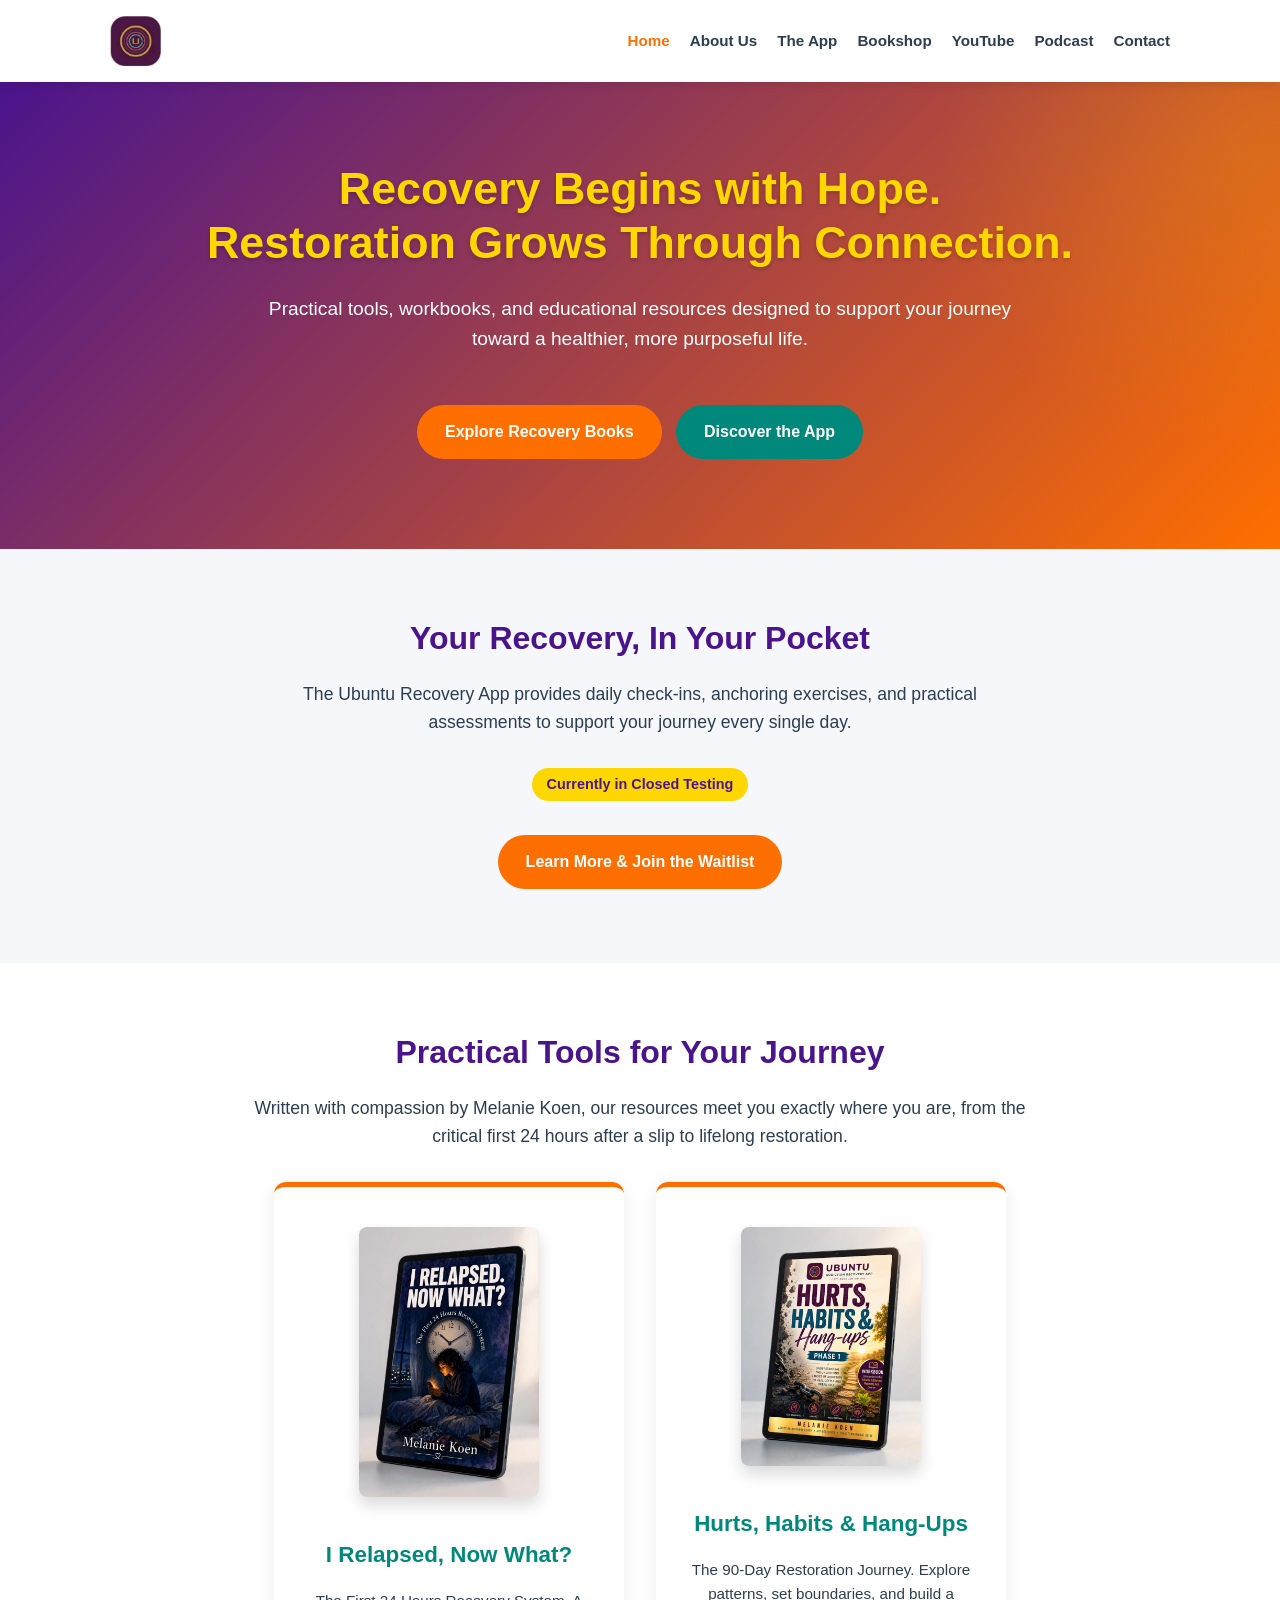
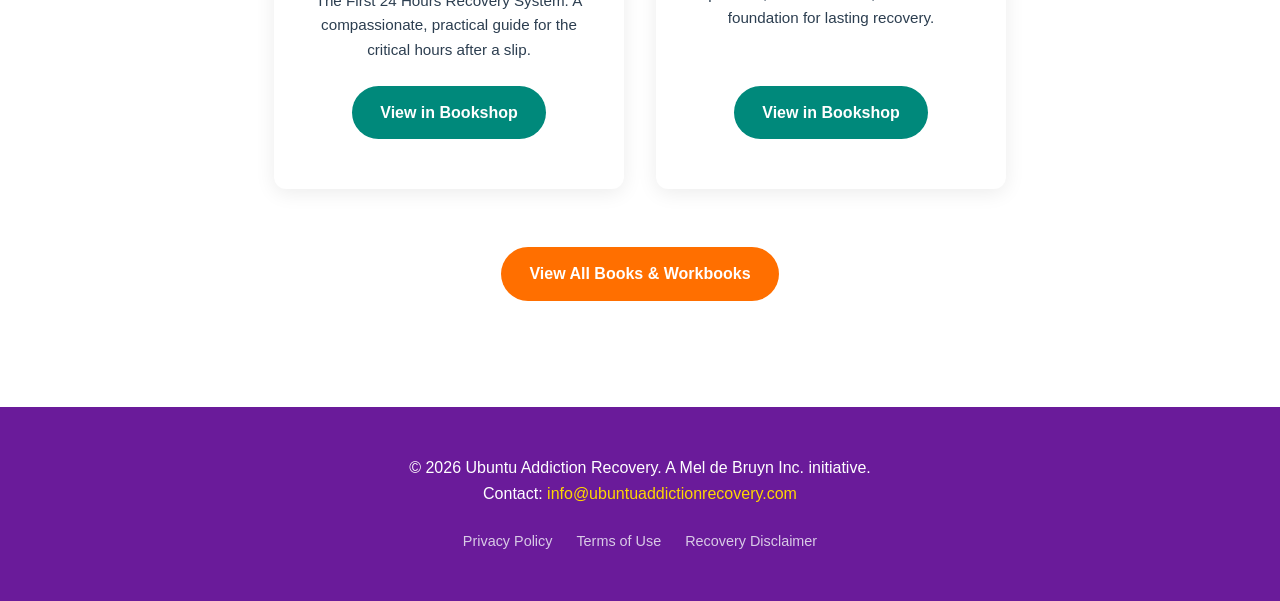
<file: index.html>
<!DOCTYPE html>
<html lang="en">
<head>
    <meta charset="UTF-8">
    <meta name="viewport" content="width=device-width, initial-scale=1.0">
    <meta name="description" content="Ubuntu Addiction Recovery: Practical tools, workbooks, and educational resources for addiction recovery and restoration by Melanie Koen.">
    
    <!-- Google Search Console Verification -->
    <meta name="google-site-verification" content="google0ae05128df2756a7" />
    
    <title>Home - Ubuntu Addiction Recovery</title>
    <link rel="stylesheet" href="style.css">
    
    <!-- AI & Search Engine Structured Data -->
    <script type="application/ld+json">
    {
      "@context": "https://schema.org",
      "@type": "Organization",
      "name": "Ubuntu Addiction Recovery",
      "url": "https://ubuntuaddictionrecovery.com",
      "logo": "https://ubuntuaddictionrecovery.com/images/app_logo.jpg",
      "founder": {
        "@type": "Person",
        "name": "Melanie Koen"
      },
      "description": "Practical recovery tools, workbooks, and educational resources for addiction recovery and restoration."
    }
    </script>
</head>
<body>
    <!-- Header & Navigation -->
    <header>
        <div class="container">
            <div class="logo">
                <img src="images/app_logo.jpg" alt="Ubuntu Addiction Recovery Logo">
            </div>
            <nav>
                <ul>
                    <li><a href="index.html" class="active">Home</a></li>
                    <li><a href="about.html">About Us</a></li>
                    <li><a href="app.html">The App</a></li>
                    <li><a href="bookshop.html">Bookshop</a></li>
                    <li><a href="youtube.html">YouTube</a></li>
                    <li><a href="podcast.html">Podcast</a></li>
                    <li><a href="contact.html">Contact</a></li>
                </ul>
            </nav>
        </div>
    </header>

    <!-- Page Hero -->
    <section class="hero">
        <div class="container">
            <h2>Recovery Begins with Hope.<br>Restoration Grows Through Connection.</h2>
            <p>Practical tools, workbooks, and educational resources designed to support your journey toward a healthier, more purposeful life.</p>
            <div style="margin-top: 2rem;">
                <a href="bookshop.html" class="btn btn-primary">Explore Recovery Books</a>
                <a href="app.html" class="btn btn-secondary">Discover the App</a>
            </div>
        </div>
    </section>

    <!-- App Teaser Section -->
    <section class="app-intro" style="background-color: var(--silver-grey);">
        <div class="container" style="text-align: center; max-width: 800px;">
            <h2>Your Recovery, In Your Pocket</h2>
            <p>The Ubuntu Recovery App provides daily check-ins, anchoring exercises, and practical assessments to support your journey every single day.</p>
            <span style="display: inline-block; background: var(--gold); color: var(--grape-purple); padding: 5px 15px; border-radius: 20px; font-weight: bold; font-size: 0.9rem; margin-bottom: 1.5rem;">Currently in Closed Testing</span>
            <br>
            <a href="app.html" class="btn btn-primary">Learn More & Join the Waitlist</a>
        </div>
    </section>

    <!-- Books Teaser Section -->
    <section>
        <div class="container">
            <h2>Practical Tools for Your Journey</h2>
            <p>Written with compassion by Melanie Koen, our resources meet you exactly where you are, from the critical first 24 hours after a slip to lifelong restoration.</p>
            
            <div class="card-grid">
                <div class="card">
                    <img src="images/relapsed.jpg" alt="I Relapsed, Now What? Cover" class="book-cover">
                    <h3>I Relapsed, Now What?</h3>
                    <p>The First 24 Hours Recovery System. A compassionate, practical guide for the critical hours after a slip.</p>
                    <a href="bookshop.html" class="btn btn-secondary">View in Bookshop</a>
                </div>
                <div class="card">
                    <img src="images/phase1.jpg" alt="Hurts, Habits & Hang-Ups Phase 1 Cover" class="book-cover">
                    <h3>Hurts, Habits & Hang-Ups</h3>
                    <p>The 90-Day Restoration Journey. Explore patterns, set boundaries, and build a foundation for lasting recovery.</p>
                    <a href="bookshop.html" class="btn btn-secondary">View in Bookshop</a>
                </div>
            </div>
            
            <div style="text-align: center; margin-top: 3rem;">
                <a href="bookshop.html" class="btn btn-primary">View All Books & Workbooks</a>
            </div>
        </div>
    </section>

    <!-- Footer -->
    <footer>
        <div class="container">
            <p>&copy; 2026 Ubuntu Addiction Recovery. A Mel de Bruyn Inc. initiative.</p>
            <p>Contact: <a href="mailto:info@ubuntuaddictionrecovery.com">info@ubuntuaddictionrecovery.com</a></p>
            <div class="footer-links">
                <a href="privacy.html">Privacy Policy</a>
                <a href="terms.html">Terms of Use</a>
                <a href="disclaimer.html">Recovery Disclaimer</a>
            </div>
        </div>
    </footer>
</body>
</html>
</file>
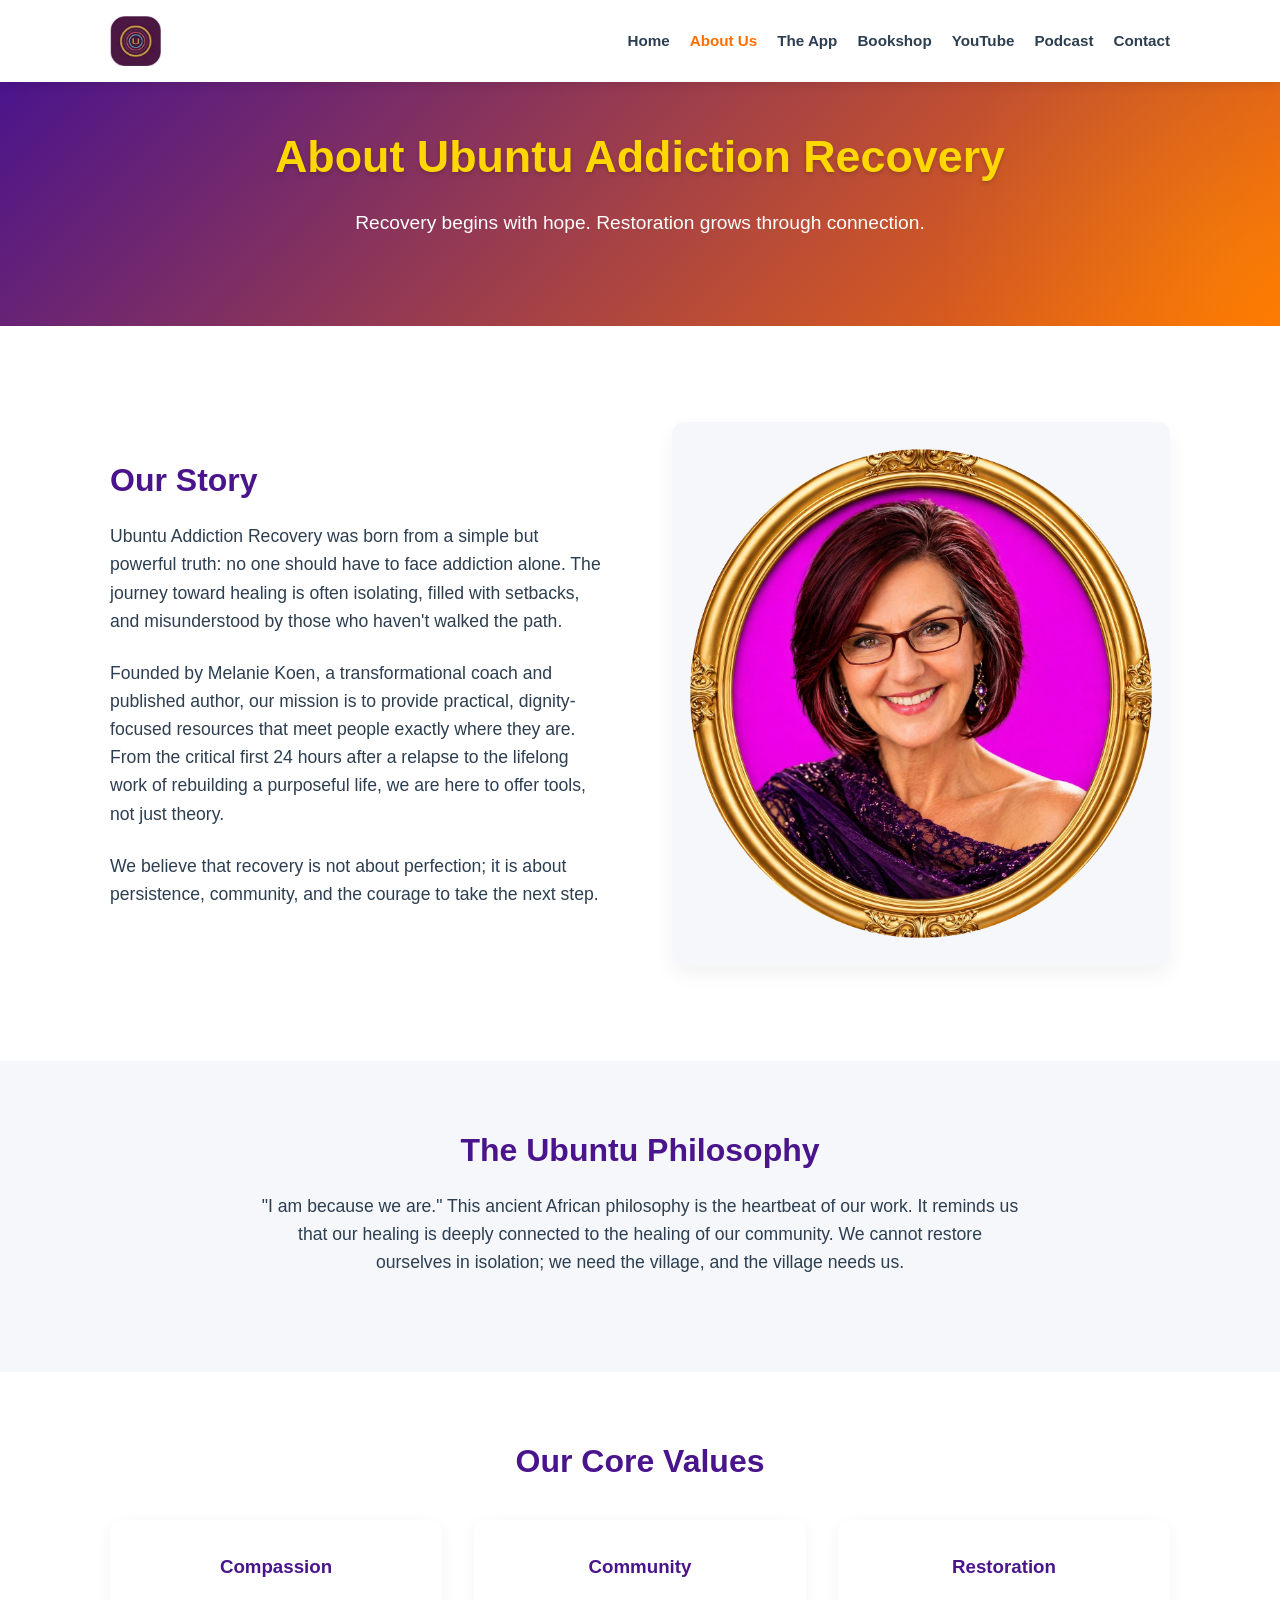
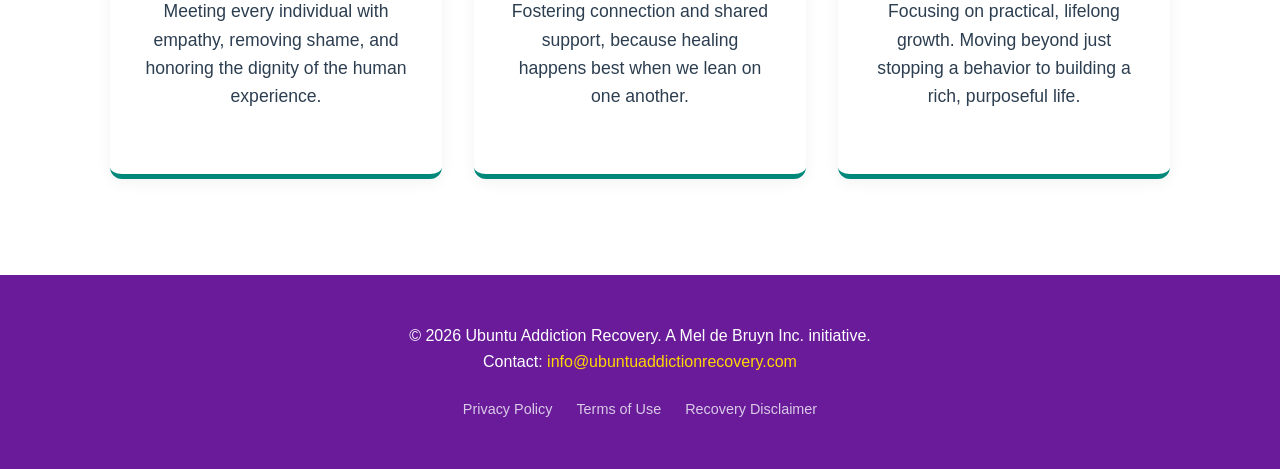
<file: about.html>
<!DOCTYPE html>
<html lang="en">
<head>
    <meta charset="UTF-8">
    <meta name="viewport" content="width=device-width, initial-scale=1.0">
    <meta name="description" content="About Ubuntu Addiction Recovery. Our mission, philosophy, and the story behind the resources.">
    <title>About Us - Ubuntu Addiction Recovery</title>
    <link rel="stylesheet" href="style.css">
</head>
<body>
    <!-- Header & Navigation -->
    <header>
        <div class="container">
            <div class="logo">
                <img src="images/app_logo.jpg" alt="Ubuntu Addiction Recovery Logo">
            </div>
            <nav>
                <ul>
                    <li><a href="index.html">Home</a></li>
                    <li><a href="about.html" class="active">About Us</a></li>
                    <li><a href="app.html">The App</a></li>
                    <li><a href="bookshop.html">Bookshop</a></li>
                    <li><a href="youtube.html">YouTube</a></li>
                    <li><a href="podcast.html">Podcast</a></li>
                    <li><a href="contact.html">Contact</a></li>
                </ul>
            </nav>
        </div>
    </header>

    <!-- Page Hero -->
    <section class="hero" style="padding: 3rem 0;">
        <div class="container">
            <h2>About Ubuntu Addiction Recovery</h2>
            <p>Recovery begins with hope. Restoration grows through connection.</p>
        </div>
    </section>

    <!-- Our Story (Split Layout) -->
    <section>
        <div class="container">
            <div class="about-split">
                <div class="text-content">
                    <h2 style="text-align: left;">Our Story</h2>
                    <p>Ubuntu Addiction Recovery was born from a simple but powerful truth: no one should have to face addiction alone. The journey toward healing is often isolating, filled with setbacks, and misunderstood by those who haven't walked the path.</p>
                    <p>Founded by Melanie Koen, a transformational coach and published author, our mission is to provide practical, dignity-focused resources that meet people exactly where they are. From the critical first 24 hours after a relapse to the lifelong work of rebuilding a purposeful life, we are here to offer tools, not just theory.</p>
                    <p>We believe that recovery is not about perfection; it is about persistence, community, and the courage to take the next step.</p>
                </div>
                <div class="image-content">
                    <!-- Placeholder for a photo of Melanie or a calming image. We can add this later! -->
                   <img src="images/founder_photo.png" alt="Melanie Koen, Founder of Ubuntu Addiction Recovery" style="width: 100%; height: 100%; object-fit: cover; border-radius: 12px;">
            </div>
        </div>
    </section>

    <!-- Our Philosophy -->
    <section style="background-color: var(--silver-grey);">
        <div class="container" style="text-align: center; max-width: 800px;">
            <h2>The Ubuntu Philosophy</h2>
            <p style="text-align: center;">"I am because we are." This ancient African philosophy is the heartbeat of our work. It reminds us that our healing is deeply connected to the healing of our community. We cannot restore ourselves in isolation; we need the village, and the village needs us.</p>
        </div>
    </section>

    <!-- Our Core Values -->
    <section>
        <div class="container">
            <h2 style="text-align: center;">Our Core Values</h2>
            <div class="values-grid">
                <div class="value-card">
                    <h3>Compassion</h3>
                    <p>Meeting every individual with empathy, removing shame, and honoring the dignity of the human experience.</p>
                </div>
                <div class="value-card">
                    <h3>Community</h3>
                    <p>Fostering connection and shared support, because healing happens best when we lean on one another.</p>
                </div>
                <div class="value-card">
                    <h3>Restoration</h3>
                    <p>Focusing on practical, lifelong growth. Moving beyond just stopping a behavior to building a rich, purposeful life.</p>
                </div>
            </div>
        </div>
    </section>

    <!-- Footer -->
    <footer>
        <div class="container">
            <p>&copy; 2026 Ubuntu Addiction Recovery. A Mel de Bruyn Inc. initiative.</p>
            <p>Contact: <a href="mailto:info@ubuntuaddictionrecovery.com">info@ubuntuaddictionrecovery.com</a></p>
            <div class="footer-links">
                <a href="privacy.html">Privacy Policy</a>
                <a href="terms.html">Terms of Use</a>
                <a href="disclaimer.html">Recovery Disclaimer</a>
            </div>
        </div>
    </footer>
</body>
</html>
</file>
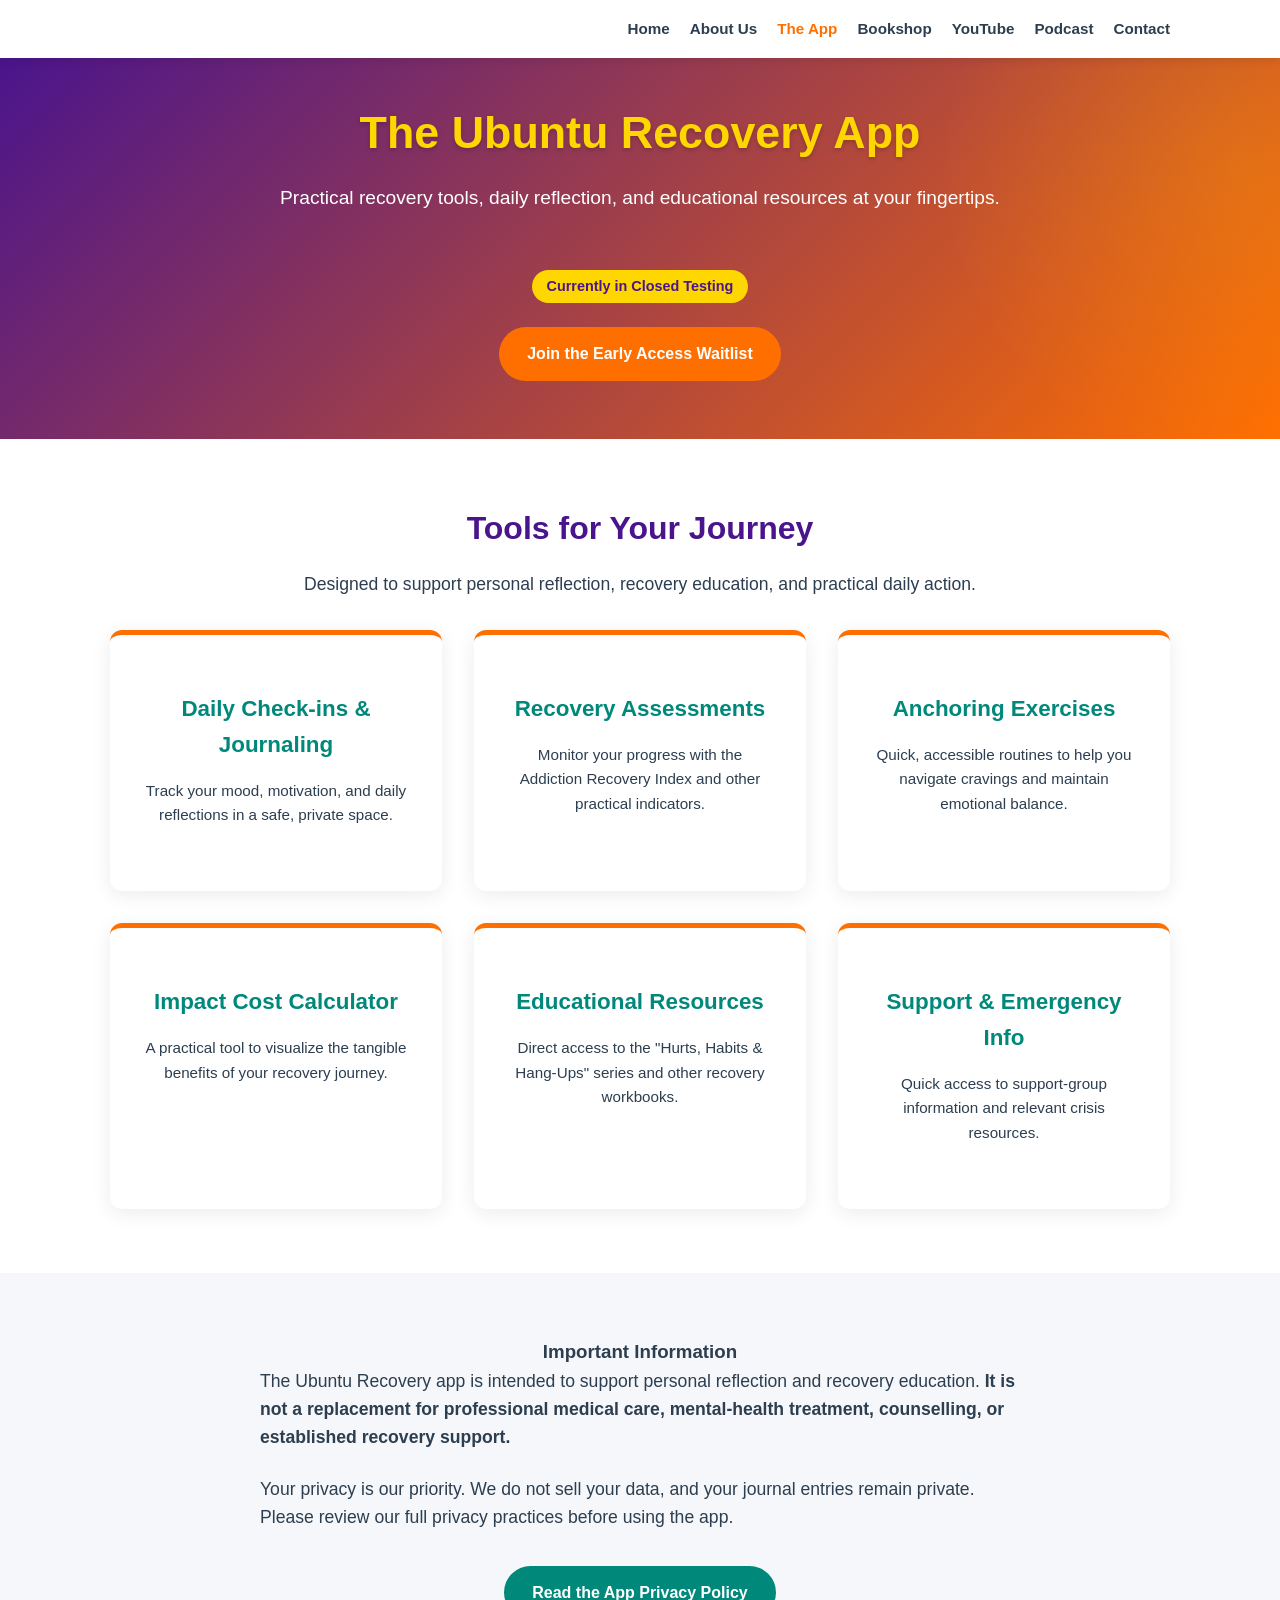
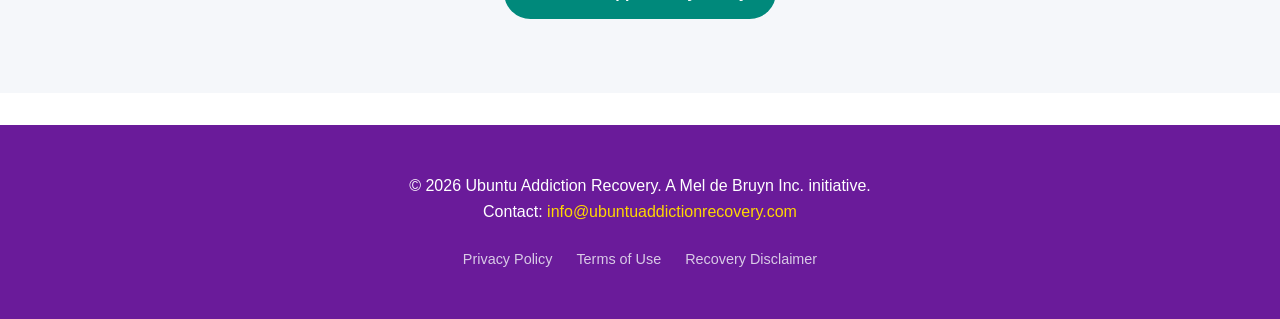
<file: app.html>
<!DOCTYPE html>
<html lang="en">
<head>
    <meta charset="UTF-8">
    <meta name="viewport" content="width=device-width, initial-scale=1.0">
    <meta name="description" content="The Ubuntu Addiction Recovery App. Practical recovery tools, journaling, and assessments. Currently in closed testing.">
    <title>The App - Ubuntu Addiction Recovery</title>
    <link rel="stylesheet" href="style.css">
</head>
<body>
    <!-- Header & Navigation -->
    <header>
        <div class="container">
            <div class="logo">
                <h1>Ubuntu Addiction Recovery</h1>
            </div>
            <nav>
                <ul>
                    <li><a href="index.html">Home</a></li>
                    <li><a href="about.html">About Us</a></li>
                    <li><a href="app.html" class="active">The App</a></li>
                    <li><a href="bookshop.html">Bookshop</a></li>
                    <li><a href="youtube.html">YouTube</a></li>
                    <li><a href="podcast.html">Podcast</a></li>
                    <li><a href="contact.html">Contact</a></li>
                </ul>
            </nav>
        </div>
    </header>

    <!-- Page Hero -->
    <section class="hero" style="padding: 3rem 0;">
        <div class="container">
            <h2>The Ubuntu Recovery App</h2>
            <p>Practical recovery tools, daily reflection, and educational resources at your fingertips.</p>
            
            <span style="display: inline-block; background: var(--gold); color: var(--grape-purple); padding: 5px 15px; border-radius: 20px; font-weight: bold; font-size: 0.9rem; margin-top: 1rem;">Currently in Closed Testing</span>
            
            <br>
            <a href="contact.html" class="btn btn-primary" style="margin-top: 1.5rem; background-color: var(--orange);">Join the Early Access Waitlist</a>
        </div>
    </section>

    <!-- App Features -->
    <section>
        <div class="container">
            <h2>Tools for Your Journey</h2>
            <p>Designed to support personal reflection, recovery education, and practical daily action.</p>
            
            <div class="card-grid">
                <div class="card">
                    <h3>Daily Check-ins & Journaling</h3>
                    <p>Track your mood, motivation, and daily reflections in a safe, private space.</p>
                </div>
                <div class="card">
                    <h3>Recovery Assessments</h3>
                    <p>Monitor your progress with the Addiction Recovery Index and other practical indicators.</p>
                </div>
                <div class="card">
                    <h3>Anchoring Exercises</h3>
                    <p>Quick, accessible routines to help you navigate cravings and maintain emotional balance.</p>
                </div>
                <div class="card">
                    <h3>Impact Cost Calculator</h3>
                    <p>A practical tool to visualize the tangible benefits of your recovery journey.</p>
                </div>
                <div class="card">
                    <h3>Educational Resources</h3>
                    <p>Direct access to the "Hurts, Habits & Hang-Ups" series and other recovery workbooks.</p>
                </div>
                <div class="card">
                    <h3>Support & Emergency Info</h3>
                    <p>Quick access to support-group information and relevant crisis resources.</p>
                </div>
            </div>
        </div>
    </section>

    <!-- Important Limitations & Privacy -->
    <section style="background-color: var(--silver-grey);">
        <div class="container" style="text-align: center; max-width: 800px;">
            <h3>Important Information</h3>
            <p style="text-align: left; margin-bottom: 1.5rem;">The Ubuntu Recovery app is intended to support personal reflection and recovery education. <strong>It is not a replacement for professional medical care, mental-health treatment, counselling, or established recovery support.</strong></p>
            
            <p style="text-align: left; margin-bottom: 1.5rem;">Your privacy is our priority. We do not sell your data, and your journal entries remain private. Please review our full privacy practices before using the app.</p>
            
            <a href="privacy.html" class="btn btn-secondary">Read the App Privacy Policy</a>
        </div>
    </section>

    <!-- Footer -->
    <footer>
        <div class="container">
            <p>&copy; 2026 Ubuntu Addiction Recovery. A Mel de Bruyn Inc. initiative.</p>
            <p>Contact: <a href="mailto:info@ubuntuaddictionrecovery.com">info@ubuntuaddictionrecovery.com</a></p>
            <div class="footer-links">
                <a href="privacy.html">Privacy Policy</a>
                <a href="terms.html">Terms of Use</a>
                <a href="disclaimer.html">Recovery Disclaimer</a>
            </div>
        </div>
    </footer>
</body>
</html>
</file>
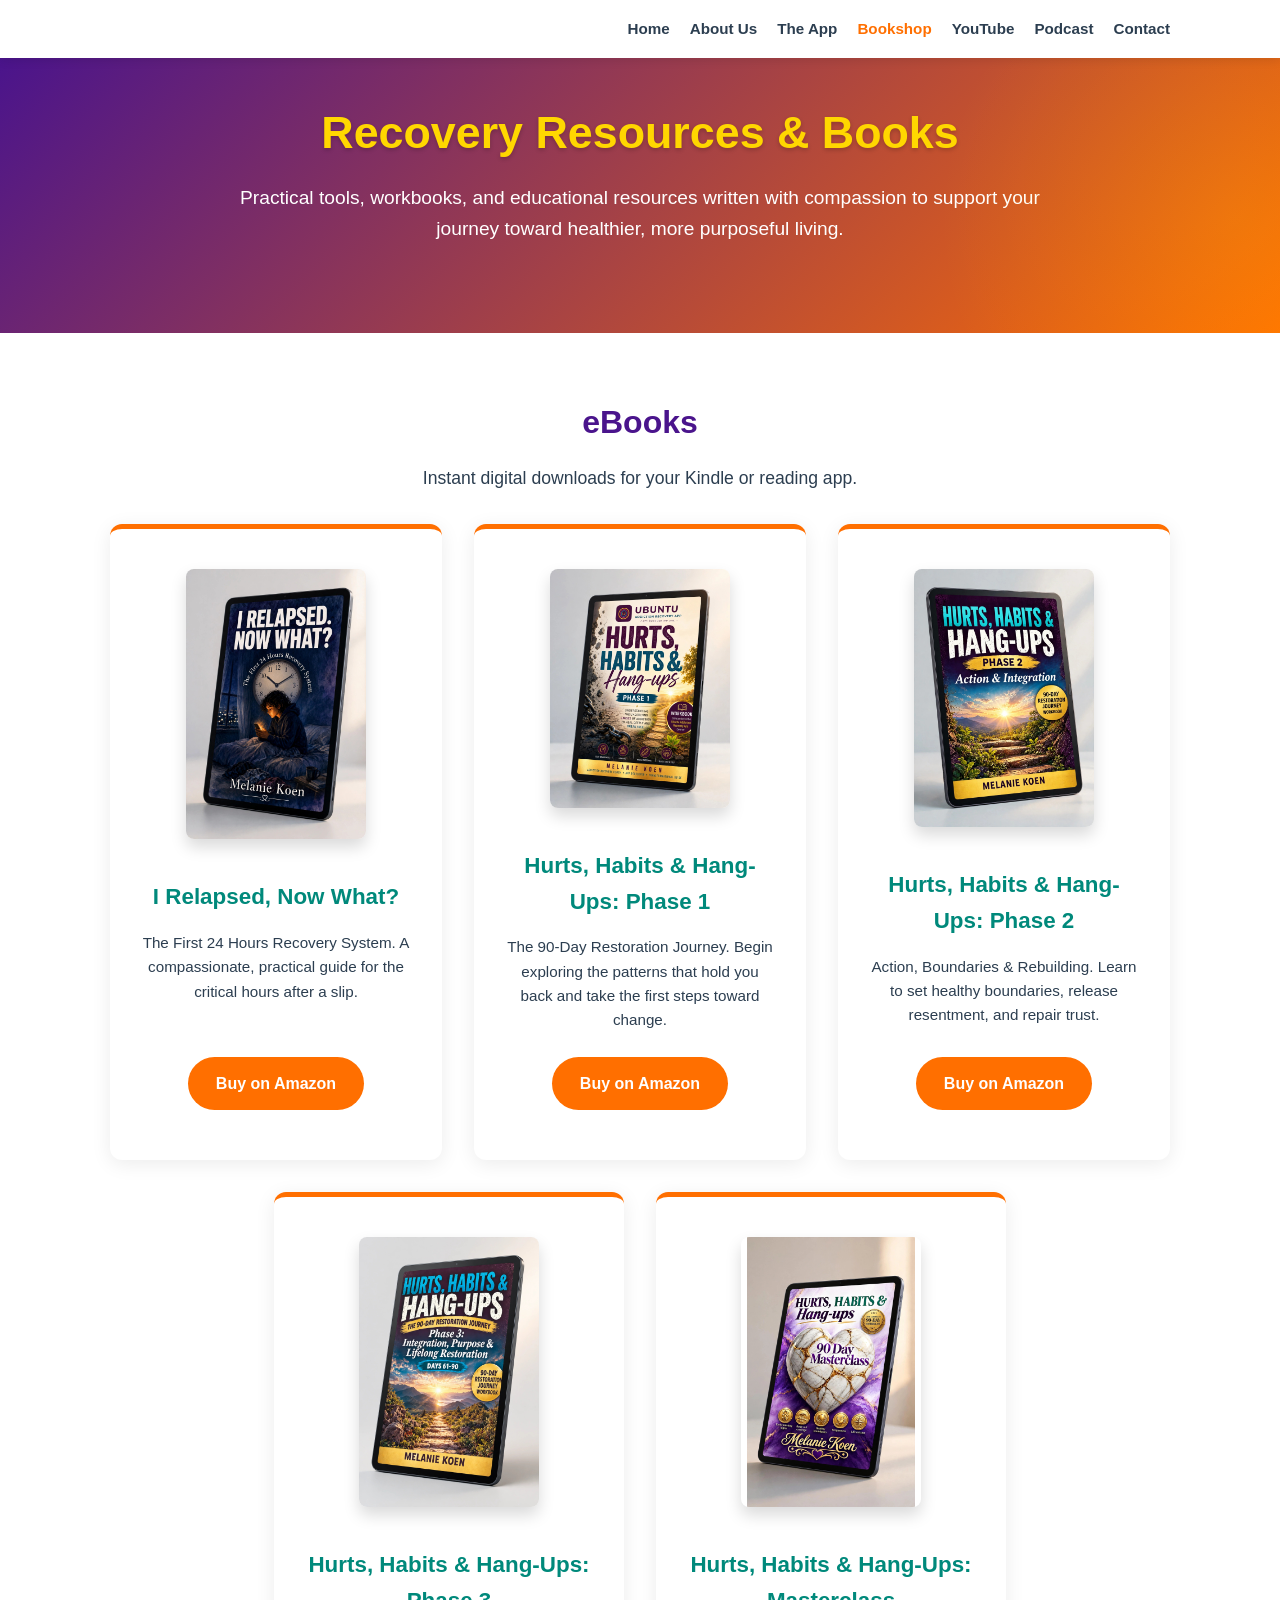
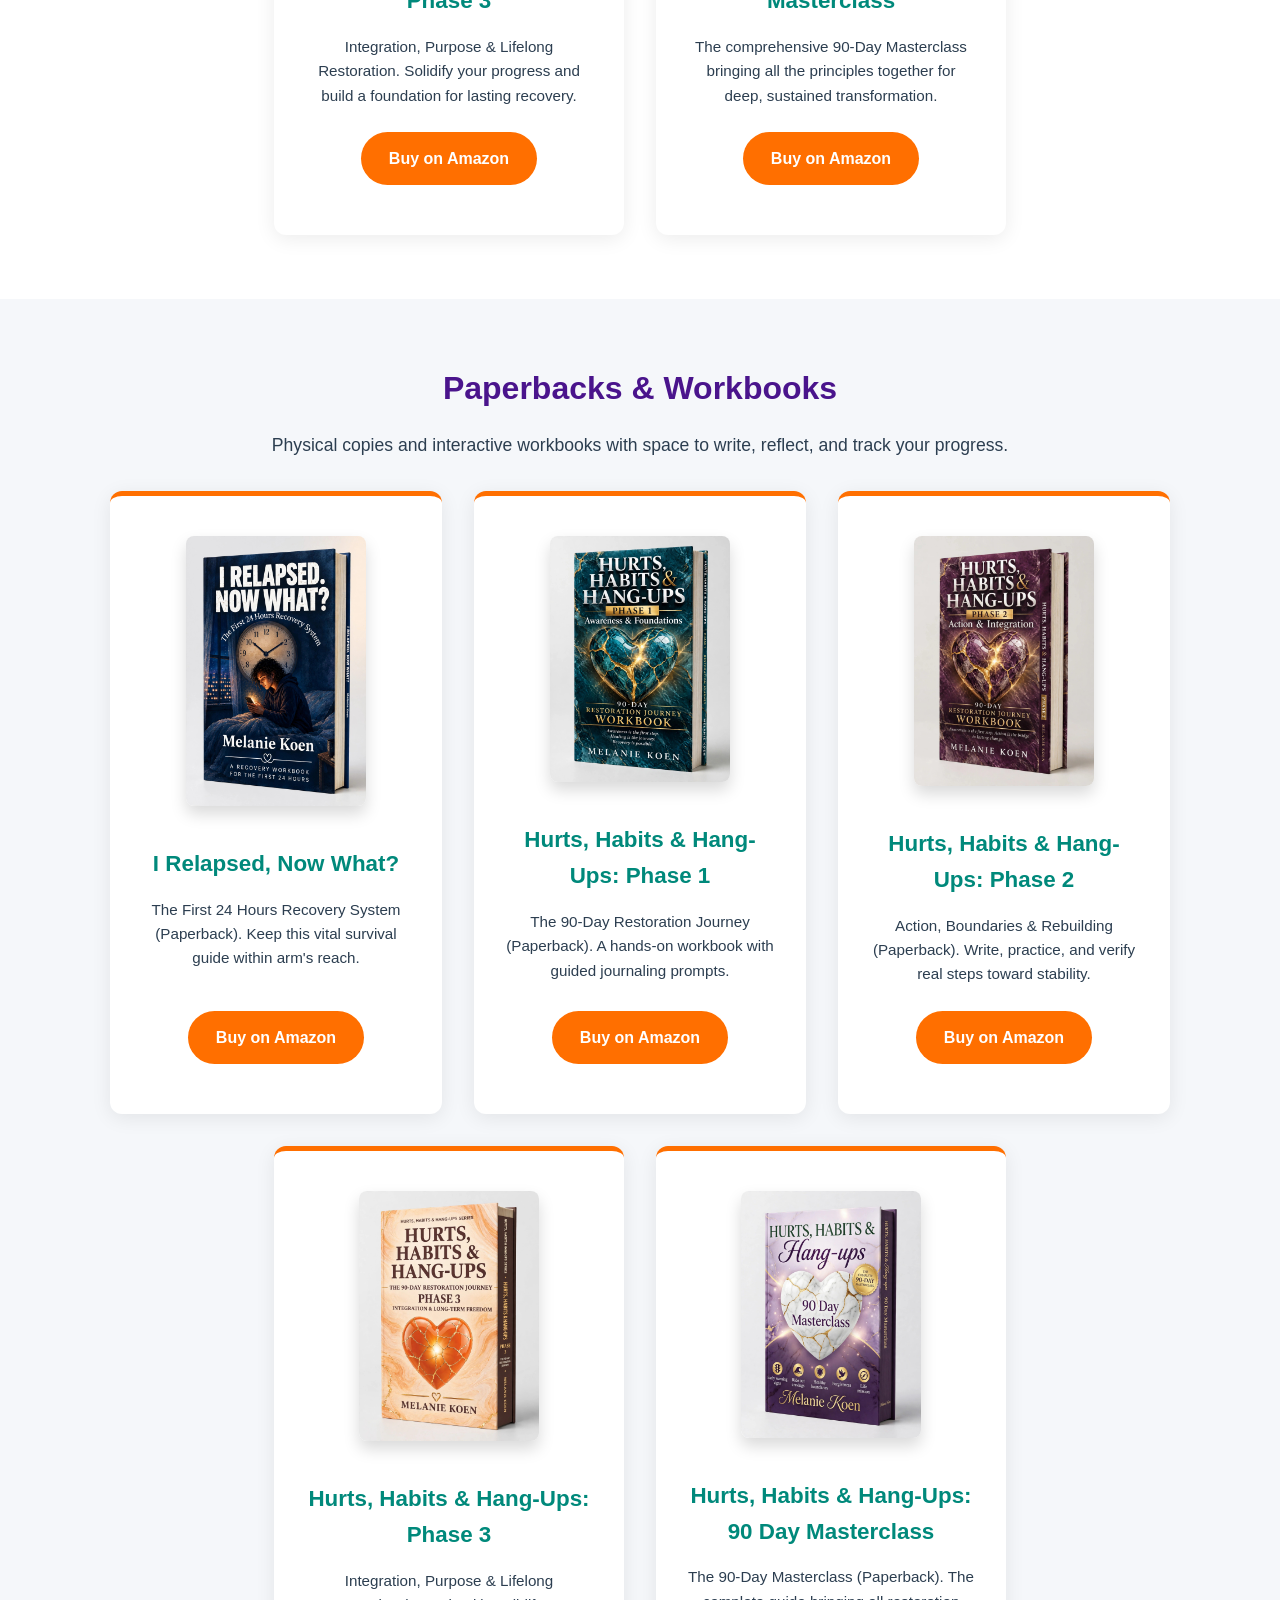
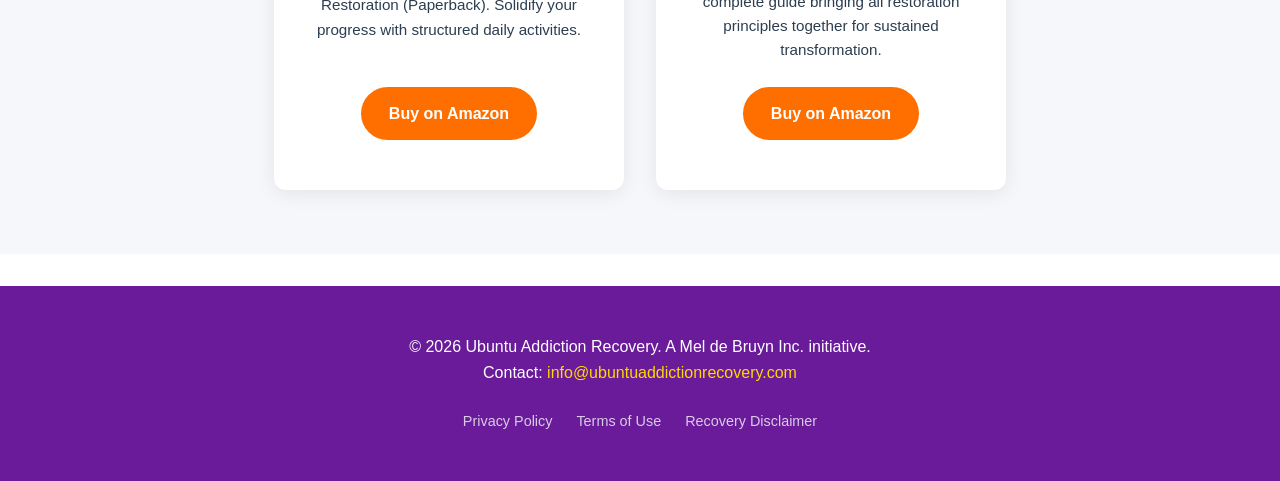
<file: bookshop.html>
<!DOCTYPE html>
<html lang="en">
<head>
    <meta charset="UTF-8">
    <meta name="viewport" content="width=device-width, initial-scale=1.0">
    <meta name="description" content="Shop Ubuntu Addiction Recovery books, workbooks, and restoration resources by Melanie Koen.">
    <title>Bookshop - Ubuntu Addiction Recovery</title>
    <link rel="stylesheet" href="style.css">
</head>
<body>
    <!-- Header & Navigation -->
    <header>
        <div class="container">
            <div class="logo">
                <h1>Ubuntu Addiction Recovery</h1>
            </div>
            <nav>
                <ul>
                    <li><a href="index.html">Home</a></li>
                    <li><a href="about.html">About Us</a></li>
                    <li><a href="app.html">The App</a></li>
                    <li><a href="bookshop.html" class="active">Bookshop</a></li>
                    <li><a href="youtube.html">YouTube</a></li>
                    <li><a href="podcast.html">Podcast</a></li>
                    <li><a href="contact.html">Contact</a></li>
                </ul>
            </nav>
        </div>
    </header>

    <!-- Page Hero -->
    <section class="hero" style="padding: 3rem 0;">
        <div class="container">
            <h2>Recovery Resources & Books</h2>
            <p>Practical tools, workbooks, and educational resources written with compassion to support your journey toward healthier, more purposeful living.</p>
        </div>
    </section>

    <!-- eBooks Section -->
    <section class="books-section">
        <div class="container">
            <h2>eBooks</h2>
            <p>Instant digital downloads for your Kindle or reading app.</p>
            
            <div class="card-grid">
                <div class="card">
                    <img src="images/relapsed.jpg" alt="I Relapsed, Now What? eBook Cover" class="book-cover">
                    <h3>I Relapsed, Now What?</h3>
                    <p>The First 24 Hours Recovery System. A compassionate, practical guide for the critical hours after a slip.</p>
                    <a href="https://www.amazon.com/dp/B0HHJ8XCDQ" class="btn btn-primary" target="_blank">Buy on Amazon</a>
                </div>
                <div class="card">
                    <img src="images/phase1.jpg" alt="Hurts, Habits & Hang-Ups Phase 1 eBook Cover" class="book-cover">
                    <h3>Hurts, Habits & Hang-Ups: Phase 1</h3>
                    <p>The 90-Day Restoration Journey. Begin exploring the patterns that hold you back and take the first steps toward change.</p>
                    <a href="https://www.amazon.com/dp/B0HHRNLWXZ" class="btn btn-primary" target="_blank">Buy on Amazon</a>
                </div>
                <div class="card">
                    <img src="images/phase2.jpg" alt="Hurts, Habits & Hang-Ups Phase 2 eBook Cover" class="book-cover">
                    <h3>Hurts, Habits & Hang-Ups: Phase 2</h3>
                    <p>Action, Boundaries & Rebuilding. Learn to set healthy boundaries, release resentment, and repair trust.</p>
                    <a href="https://www.amazon.com/dp/B0HLLBLFL6" class="btn btn-primary" target="_blank">Buy on Amazon</a>
                </div>
                <div class="card">
                    <img src="images/phase3.jpg" alt="Hurts, Habits & Hang-Ups Phase 3 eBook Cover" class="book-cover">
                    <h3>Hurts, Habits & Hang-Ups: Phase 3</h3>
                    <p>Integration, Purpose & Lifelong Restoration. Solidify your progress and build a foundation for lasting recovery.</p>
                    <a href="https://www.amazon.com/dp/B0HLPQ9VQL" class="btn btn-primary" target="_blank">Buy on Amazon</a>
                </div>
                <div class="card">
                    <img src="images/masterclass.jpg" alt="Hurts, Habits & Hang-Ups Masterclass eBook Cover" class="book-cover">
                    <h3>Hurts, Habits & Hang-Ups: Masterclass</h3>
                    <p>The comprehensive 90-Day Masterclass bringing all the principles together for deep, sustained transformation.</p>
                    <a href="https://www.amazon.com/dp/B0HNFB2264" class="btn btn-primary" target="_blank">Buy on Amazon</a>
                </div>
            </div>
        </div>
    </section>

    <!-- Paperbacks Section -->
    <section class="books-section" style="background-color: var(--silver-grey);">
        <div class="container">
            <h2>Paperbacks & Workbooks</h2>
            <p>Physical copies and interactive workbooks with space to write, reflect, and track your progress.</p>
            
            <div class="card-grid">
                <div class="card">
                    <img src="images/paperback_relapsed.jpg" alt="I Relapsed, Now What? Paperback Cover" class="book-cover">
                    <h3>I Relapsed, Now What?</h3>
                    <p>The First 24 Hours Recovery System (Paperback). Keep this vital survival guide within arm's reach.</p>
                    <a href="https://www.amazon.com/dp/B0HK6WL58M" class="btn btn-primary" target="_blank">Buy on Amazon</a>
                </div>
                <div class="card">
                    <img src="images/paperback_phase1.jpg" alt="Hurts, Habits & Hang-Ups Phase 1 Paperback Cover" class="book-cover">
                    <h3>Hurts, Habits & Hang-Ups: Phase 1</h3>
                    <p>The 90-Day Restoration Journey (Paperback). A hands-on workbook with guided journaling prompts.</p>
                    <a href="https://www.amazon.com/dp/B0HN7ZVPL6" class="btn btn-primary" target="_blank">Buy on Amazon</a>
                </div>
                <div class="card">
                    <img src="images/paperback_phase2.jpg" alt="Hurts, Habits & Hang-Ups Phase 2 Paperback Cover" class="book-cover">
                    <h3>Hurts, Habits & Hang-Ups: Phase 2</h3>
                    <p>Action, Boundaries & Rebuilding (Paperback). Write, practice, and verify real steps toward stability.</p>
                    <a href="https://www.amazon.com/dp/B0HN1RSZWY" class="btn btn-primary" target="_blank">Buy on Amazon</a>
                </div>
                <div class="card">
                    <img src="images/paperback_phase3.jpg" alt="Hurts, Habits & Hang-Ups Phase 3 Paperback Cover" class="book-cover">
                    <h3>Hurts, Habits & Hang-Ups: Phase 3</h3>
                    <p>Integration, Purpose & Lifelong Restoration (Paperback). Solidify your progress with structured daily activities.</p>
                    <a href="https://www.amazon.com/dp/B0HMS4945J" class="btn btn-primary" target="_blank">Buy on Amazon</a>
                </div>
                <div class="card">
                    <img src="images/paperback_masterclass.jpg" alt="Hurts, Habits & Hang-Ups Masterclass Paperback Cover" class="book-cover">
                    <h3>Hurts, Habits & Hang-Ups: 90 Day Masterclass</h3>
                    <p>The 90-Day Masterclass (Paperback). The complete guide bringing all restoration principles together for sustained transformation.</p>
                    <a href="https://www.amazon.com/dp/B0HPD6P9N4" class="btn btn-primary" target="_blank">Buy on Amazon</a>
                </div>
            </div>
        </div>
    </section>

    <!-- Footer -->
    <footer>
        <div class="container">
            <p>&copy; 2026 Ubuntu Addiction Recovery. A Mel de Bruyn Inc. initiative.</p>
            <p>Contact: <a href="mailto:info@ubuntuaddictionrecovery.com">info@ubuntuaddictionrecovery.com</a></p>
            <div class="footer-links">
                <a href="privacy.html">Privacy Policy</a>
                <a href="terms.html">Terms of Use</a>
                <a href="disclaimer.html">Recovery Disclaimer</a>
            </div>
        </div>
    </footer>
</body>
</html>
</file>
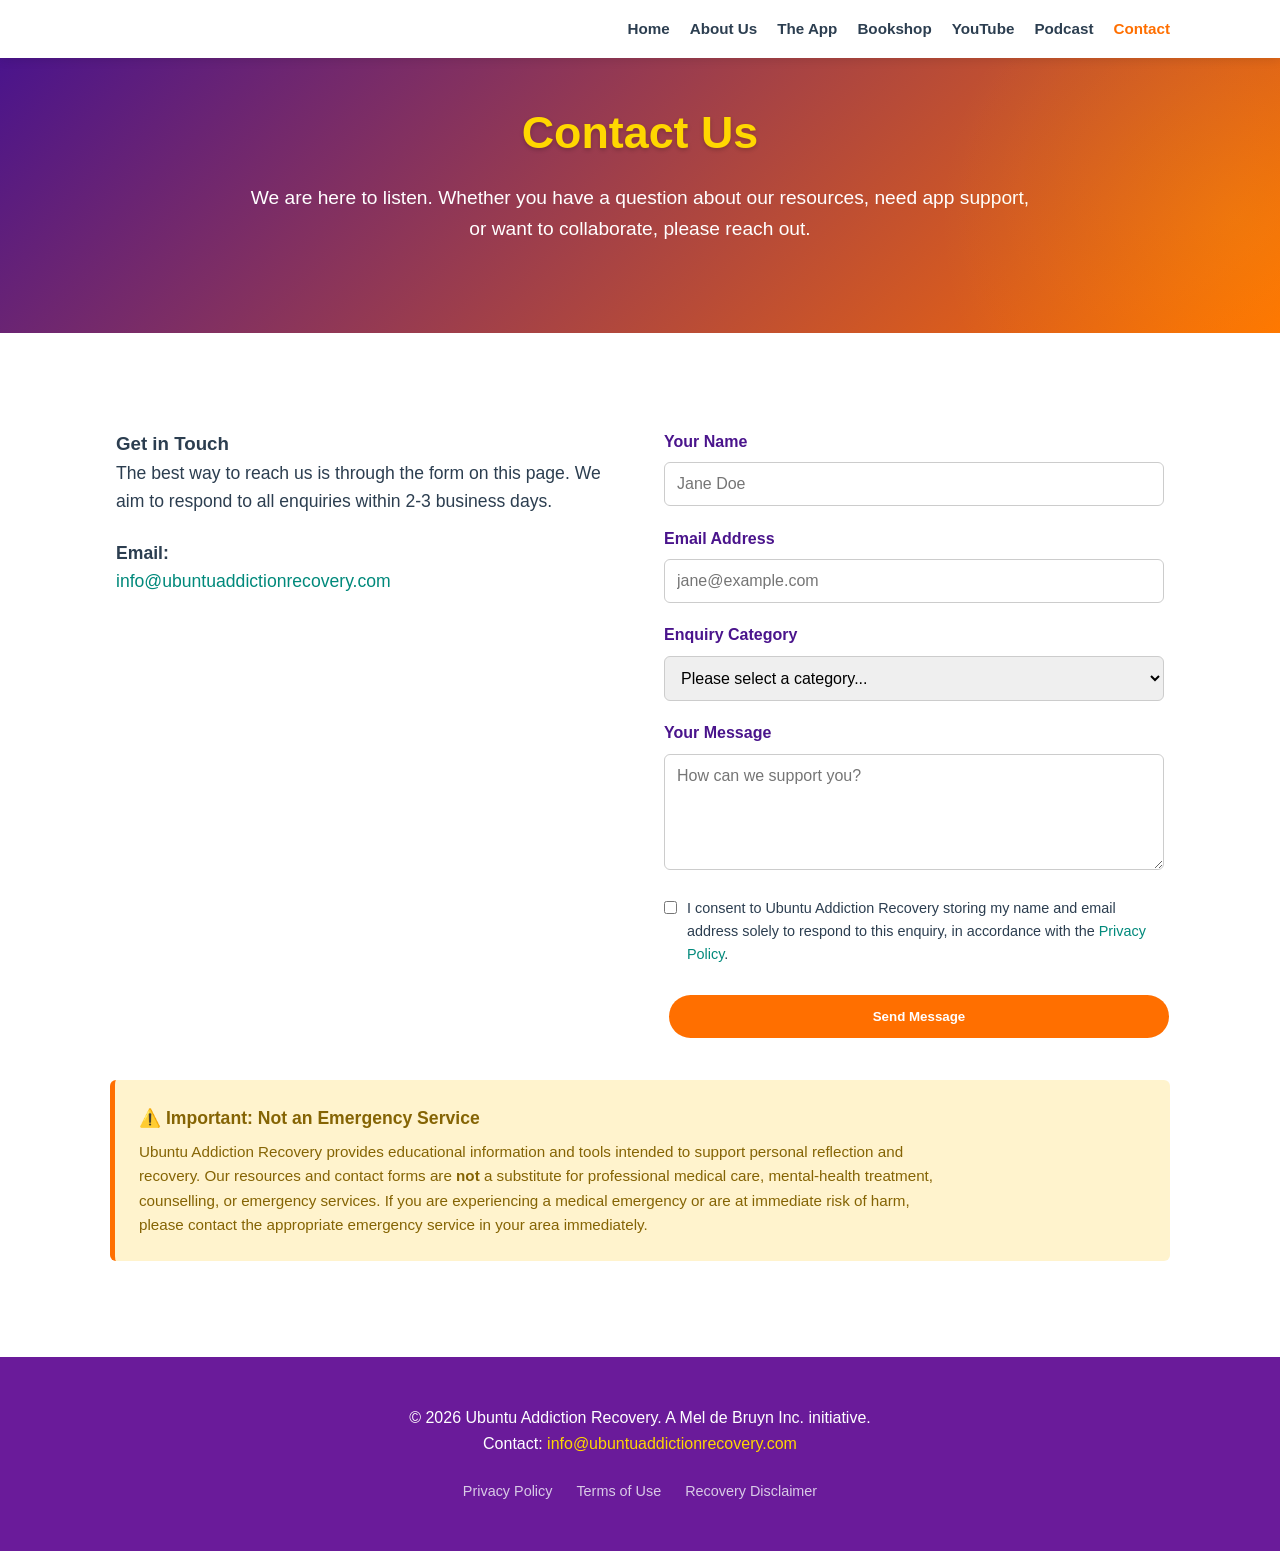
<file: contact.html>
<!DOCTYPE html>
<html lang="en">
<head>
    <meta charset="UTF-8">
    <meta name="viewport" content="width=device-width, initial-scale=1.0">
    <meta name="description" content="Contact Ubuntu Addiction Recovery for enquiries, app support, or collaboration.">
    <title>Contact Us - Ubuntu Addiction Recovery</title>
    <link rel="stylesheet" href="style.css">
</head>
<body>
    <!-- Header & Navigation -->
    <header>
        <div class="container">
            <div class="logo">
                <h1>Ubuntu Addiction Recovery</h1>
            </div>
            <nav>
                <ul>
                    <li><a href="index.html">Home</a></li>
                    <li><a href="about.html">About Us</a></li>
                    <li><a href="app.html">The App</a></li>
                    <li><a href="bookshop.html">Bookshop</a></li>
                    <li><a href="youtube.html">YouTube</a></li>
                    <li><a href="podcast.html">Podcast</a></li>
                    <li><a href="contact.html" class="active">Contact</a></li>
                </ul>
            </nav>
        </div>
    </header>

    <!-- Page Hero -->
    <section class="hero" style="padding: 3rem 0;">
        <div class="container">
            <h2>Contact Us</h2>
            <p>We are here to listen. Whether you have a question about our resources, need app support, or want to collaborate, please reach out.</p>
        </div>
    </section>

    <!-- Contact Section -->
    <section>
        <div class="container">
            <div class="contact-container">
                
                <!-- Contact Info -->
                <div class="contact-info">
                    <h3>Get in Touch</h3>
                    <p style="text-align: left; margin-bottom: 1.5rem;">The best way to reach us is through the form on this page. We aim to respond to all enquiries within 2-3 business days.</p>
                    <p style="text-align: left;"><strong>Email:</strong><br>
                    <a href="mailto:info@ubuntuaddictionrecovery.com" style="color: var(--teal);">info@ubuntuaddictionrecovery.com</a></p>
                </div>

                <!-- Contact Form -->
                <div class="contact-form-wrapper">
                    <!-- IMPORTANT: Replace 'YOUR_FORMSPREE_ID' below with your actual Formspree endpoint once set up -->
                   <form action="https://formspree.io/f/myeeaavg" method="POST">
                        
                        <div class="form-group">
                            <label for="name">Your Name</label>
                            <input type="text" id="name" name="name" required placeholder="Jane Doe">
                        </div>

                        <div class="form-group">
                            <label for="email">Email Address</label>
                            <input type="email" id="email" name="email" required placeholder="jane@example.com">
                        </div>

                        <div class="form-group">
                            <label for="subject">Enquiry Category</label>
                            <select id="subject" name="subject" required>
                                <option value="" disabled selected>Please select a category...</option>
                                <option value="General Enquiry">General Enquiry</option>
                                <option value="App Support">App Support</option>
                                <option value="Books and Publishing">Books and Publishing</option>
                                <option value="Partnerships and Collaboration">Partnerships and Collaboration</option>
                                <option value="Media and Podcast">Media and Podcast</option>
                                <option value="Other">Other</option>
                            </select>
                        </div>

                        <div class="form-group">
                            <label for="message">Your Message</label>
                            <textarea id="message" name="message" rows="5" required placeholder="How can we support you?"></textarea>
                        </div>

                        <div class="checkbox-group">
                            <input type="checkbox" id="consent" name="consent" required>
                            <label for="consent">I consent to Ubuntu Addiction Recovery storing my name and email address solely to respond to this enquiry, in accordance with the <a href="privacy.html" style="color: var(--teal);">Privacy Policy</a>.</label>
                        </div>

                        <button type="submit" class="btn btn-primary" style="border: none; cursor: pointer; width: 100%;">Send Message</button>
                    </form>
                </div>
            </div>

            <!-- Crisis Disclaimer -->
            <div class="crisis-disclaimer">
                <h3>⚠️ Important: Not an Emergency Service</h3>
                <p>Ubuntu Addiction Recovery provides educational information and tools intended to support personal reflection and recovery. Our resources and contact forms are <strong>not</strong> a substitute for professional medical care, mental-health treatment, counselling, or emergency services. If you are experiencing a medical emergency or are at immediate risk of harm, please contact the appropriate emergency service in your area immediately.</p>
            </div>
        </div>
    </section>

    <!-- Footer -->
    <footer>
        <div class="container">
            <p>&copy; 2026 Ubuntu Addiction Recovery. A Mel de Bruyn Inc. initiative.</p>
            <p>Contact: <a href="mailto:info@ubuntuaddictionrecovery.com">info@ubuntuaddictionrecovery.com</a></p>
            <div class="footer-links">
                <a href="privacy.html">Privacy Policy</a>
                <a href="terms.html">Terms of Use</a>
                <a href="disclaimer.html">Recovery Disclaimer</a>
            </div>
        </div>
    </footer>
</body>
</html>
</file>
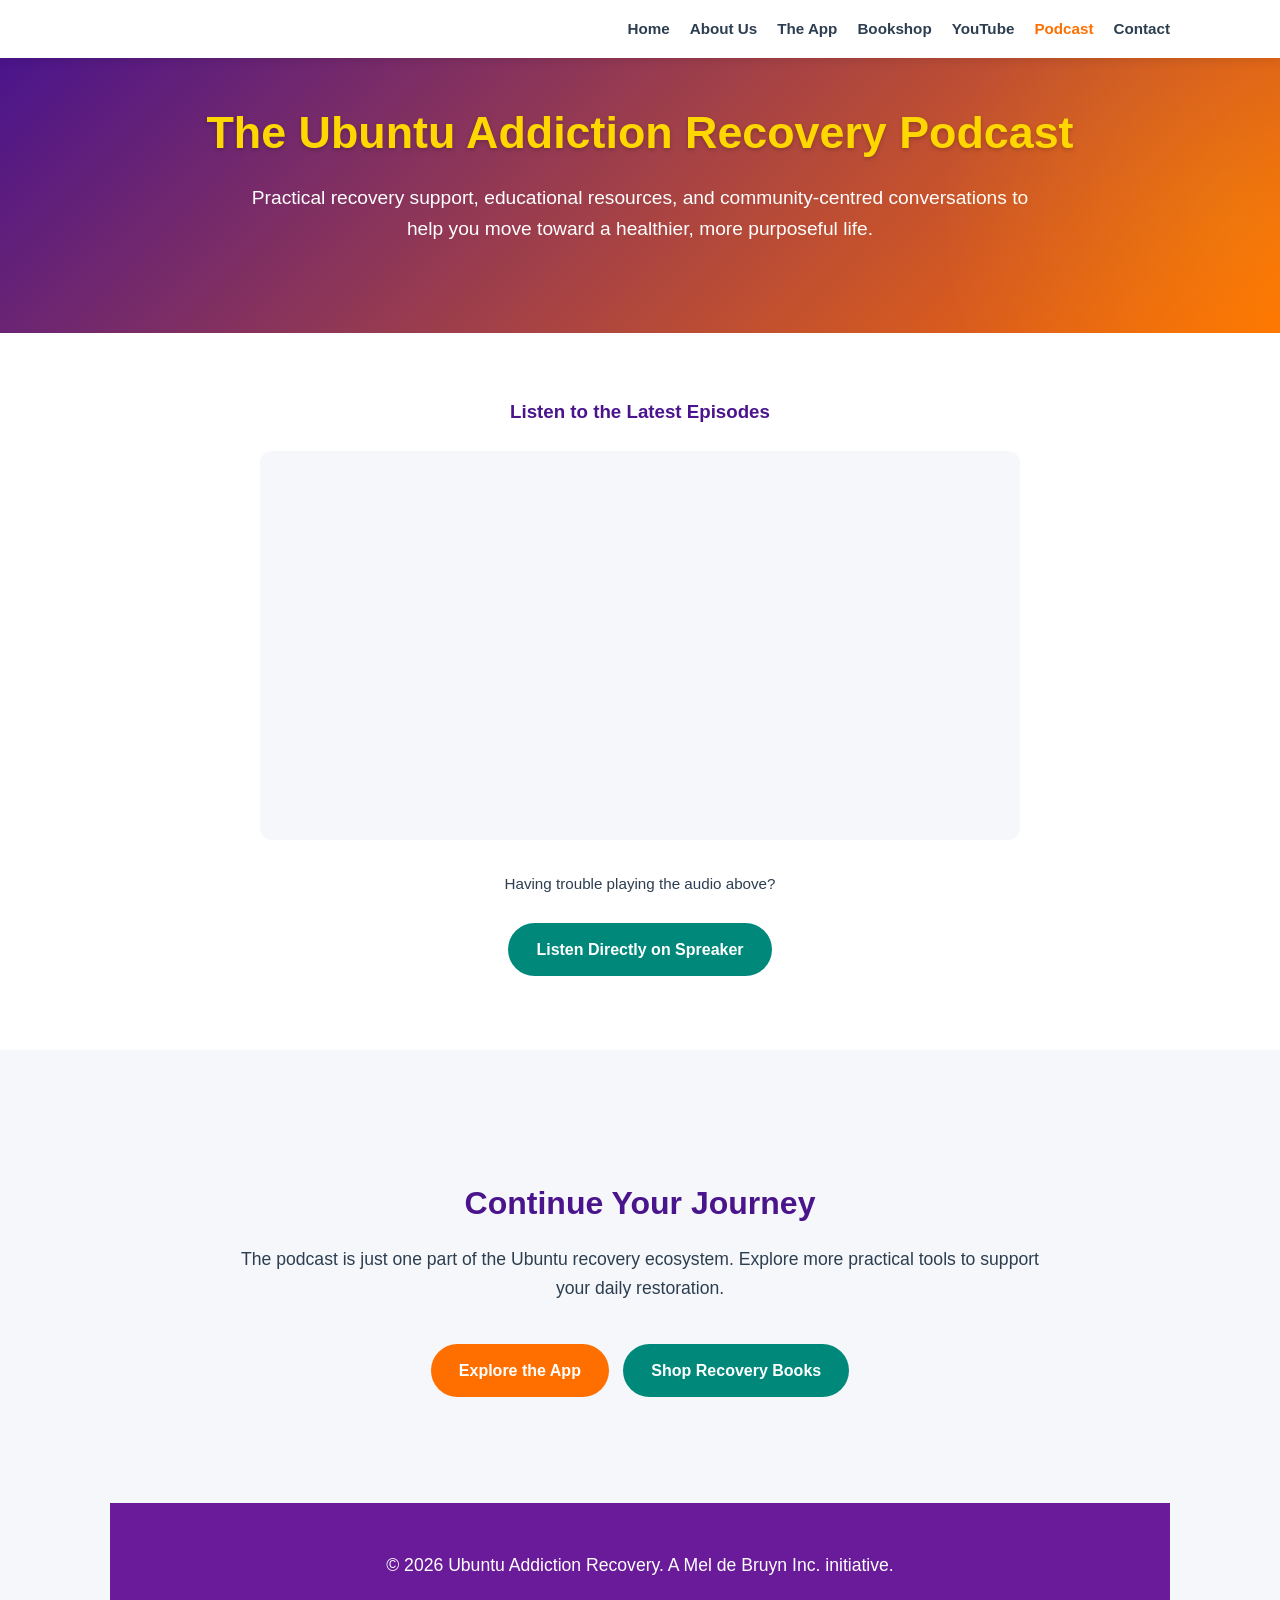
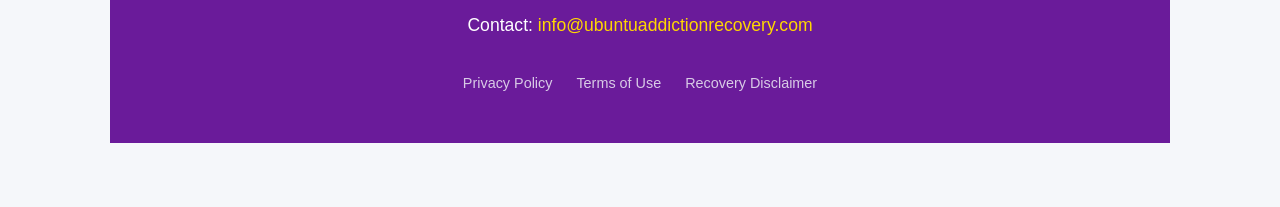
<file: podcast.html>
<!DOCTYPE html>
<html lang="en">
<head>
    <meta charset="UTF-8">
    <meta name="viewport" content="width=device-width, initial-scale=1.0">
    <meta name="description" content="Listen to the Ubuntu Addiction Recovery Podcast on Spreaker. Practical recovery support, education, and community.">
    <title>Podcast - Ubuntu Addiction Recovery</title>
    <link rel="stylesheet" href="style.css">
</head>
<body>
    <!-- Header & Navigation -->
    <header>
        <div class="container">
            <div class="logo">
                <h1>Ubuntu Addiction Recovery</h1>
            </div>
            <nav>
                <ul>
                    <li><a href="index.html">Home</a></li>
                    <li><a href="about.html">About Us</a></li>
                    <li><a href="app.html">The App</a></li>
                    <li><a href="bookshop.html">Bookshop</a></li>
                    <li><a href="youtube.html">YouTube</a></li>
                    <li><a href="podcast.html" class="active">Podcast</a></li>
                    <li><a href="contact.html">Contact</a></li>
                </ul>
            </nav>
        </div>
    </header>

    <!-- Page Hero -->
    <section class="hero" style="padding: 3rem 0;">
        <div class="container">
            <h2>The Ubuntu Addiction Recovery Podcast</h2>
            <p>Practical recovery support, educational resources, and community-centred conversations to help you move toward a healthier, more purposeful life.</p>
        </div>
    </section>

    <!-- Main Player Section -->
    <section>
        <div class="container" style="text-align: center; max-width: 800px;">
            <h3 style="color: var(--grape-purple); margin-bottom: 1.5rem;">Listen to the Latest Episodes</h3>
            
            <!-- Spreaker Embedded Player -->
            <div style="background: var(--silver-grey); padding: 1rem; border-radius: 12px; margin-bottom: 2rem;">
                <iframe 
                    src="https://widget.spreaker.com/player?show_id=6881193&theme=light&playlist=show&playlist-continuous=true&chapters-image=true&episode_image_position=top" 
                    width="100%" 
                    height="350px" 
                    frameborder="0"
                    style="border-radius: 8px;"
                    title="Ubuntu Addiction Recovery Podcast Player">
                </iframe>
            </div>

            <!-- Fallback Button -->
            <p style="margin-bottom: 1rem; font-size: 0.95rem;">Having trouble playing the audio above?</p>
            <a href="https://www.spreaker.com/podcast/ubuntu-addiction-recovery--6881193" class="btn btn-secondary" target="_blank">Listen Directly on Spreaker</a>
        </div>
    </section>

    <!-- Featured Episodes (Optional: You can update these titles as needed) -->
    <section style="background-color: var(--silver-grey);">
        <div class="container">
           

    <!-- Continue Your Journey (Cross-Promotion) -->
    <section>
        <div class="container" style="text-align: center;">
            <h2>Continue Your Journey</h2>
            <p>The podcast is just one part of the Ubuntu recovery ecosystem. Explore more practical tools to support your daily restoration.</p>
            <div style="margin-top: 2rem;">
                <a href="app.html" class="btn btn-primary">Explore the App</a>
                <a href="bookshop.html" class="btn btn-secondary">Shop Recovery Books</a>
            </div>
        </div>
    </section>

    <!-- Footer -->
    <footer>
        <div class="container">
            <p>&copy; 2026 Ubuntu Addiction Recovery. A Mel de Bruyn Inc. initiative.</p>
            <p>Contact: <a href="mailto:info@ubuntuaddictionrecovery.com">info@ubuntuaddictionrecovery.com</a></p>
            <div class="footer-links">
                <a href="privacy.html">Privacy Policy</a>
                <a href="terms.html">Terms of Use</a>
                <a href="disclaimer.html">Recovery Disclaimer</a>
            </div>
        </div>
    </footer>
</body>
</html>
</file>
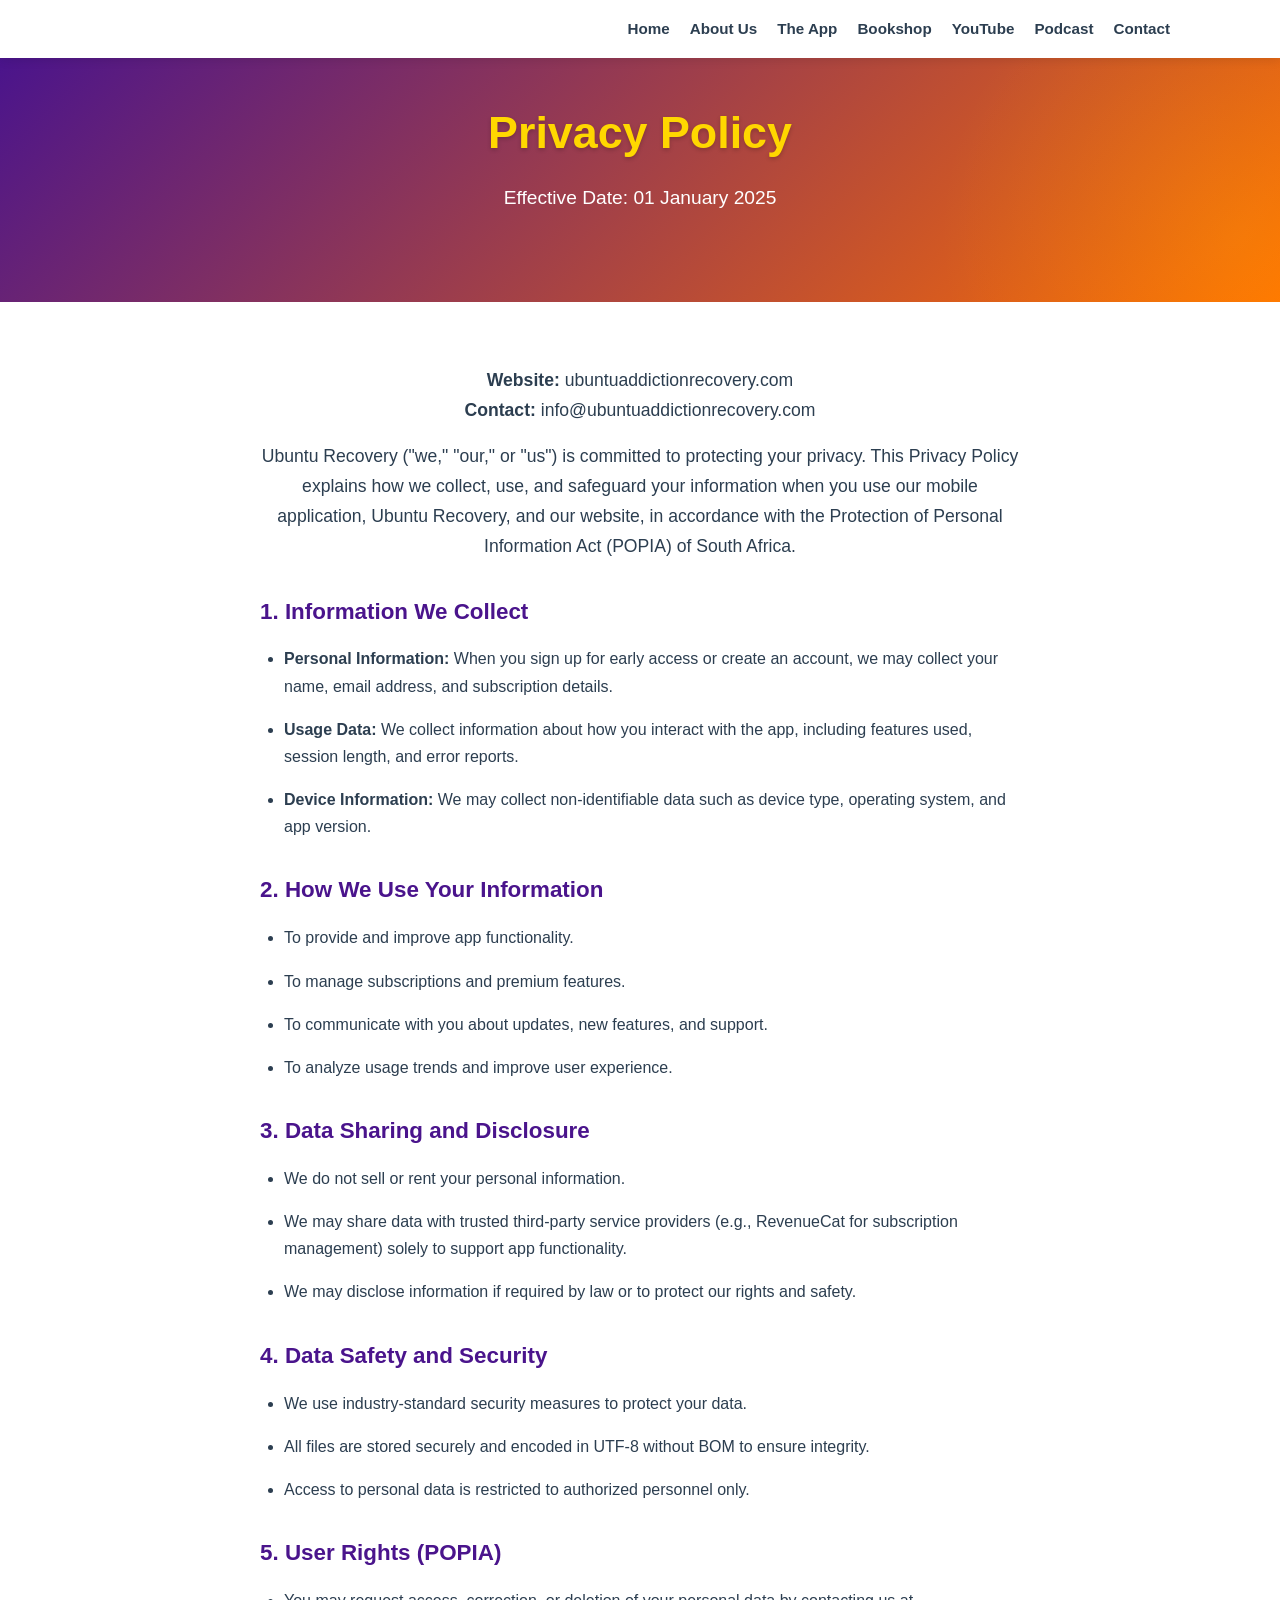
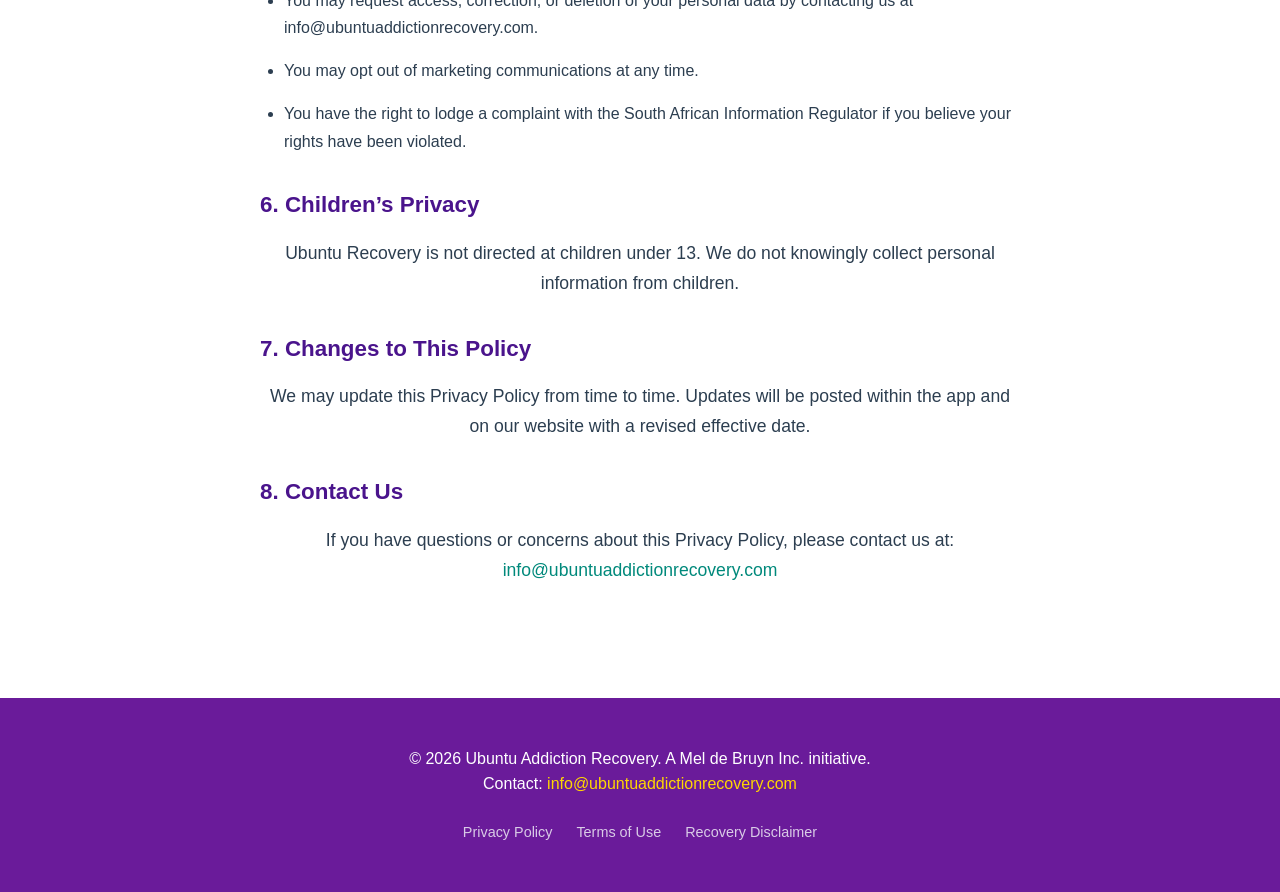
<file: privacy.html>
<!DOCTYPE html>
<html lang="en">
<head>
    <meta charset="UTF-8">
    <meta name="viewport" content="width=device-width, initial-scale=1.0">
    <meta name="description" content="Privacy Policy for the Ubuntu Addiction Recovery App and Website.">
    <title>Privacy Policy - Ubuntu Addiction Recovery</title>
    <link rel="stylesheet" href="style.css">
    <style>
        .policy-content { max-width: 800px; margin: 0 auto; text-align: left; }
        .policy-content h2 { text-align: left; margin-top: 2rem; color: var(--grape-purple); font-size: 1.4rem; }
        .policy-content p, .policy-content li { margin-bottom: 1rem; line-height: 1.7; }
        .policy-content ul { padding-left: 1.5rem; }
    </style>
</head>
<body>
    <!-- Header & Navigation -->
    <header>
        <div class="container">
            <div class="logo">
                <h1>Ubuntu Addiction Recovery</h1>
            </div>
            <nav>
                <ul>
                    <li><a href="index.html">Home</a></li>
                    <li><a href="about.html">About Us</a></li>
                    <li><a href="app.html">The App</a></li>
                    <li><a href="bookshop.html">Bookshop</a></li>
                    <li><a href="youtube.html">YouTube</a></li>
                    <li><a href="podcast.html">Podcast</a></li>
                    <li><a href="contact.html">Contact</a></li>
                </ul>
            </nav>
        </div>
    </header>

    <!-- Page Hero -->
    <section class="hero" style="padding: 3rem 0;">
        <div class="container">
            <h2>Privacy Policy</h2>
            <p>Effective Date: 01 January 2025</p>
        </div>
    </section>

    <!-- Policy Content -->
    <section>
        <div class="container policy-content">
            <p><strong>Website:</strong> ubuntuaddictionrecovery.com<br>
            <strong>Contact:</strong> info@ubuntuaddictionrecovery.com</p>
            
            <p>Ubuntu Recovery ("we," "our," or "us") is committed to protecting your privacy. This Privacy Policy explains how we collect, use, and safeguard your information when you use our mobile application, Ubuntu Recovery, and our website, in accordance with the Protection of Personal Information Act (POPIA) of South Africa.</p>

            <h2>1. Information We Collect</h2>
            <ul>
                <li><strong>Personal Information:</strong> When you sign up for early access or create an account, we may collect your name, email address, and subscription details.</li>
                <li><strong>Usage Data:</strong> We collect information about how you interact with the app, including features used, session length, and error reports.</li>
                <li><strong>Device Information:</strong> We may collect non-identifiable data such as device type, operating system, and app version.</li>
            </ul>

            <h2>2. How We Use Your Information</h2>
            <ul>
                <li>To provide and improve app functionality.</li>
                <li>To manage subscriptions and premium features.</li>
                <li>To communicate with you about updates, new features, and support.</li>
                <li>To analyze usage trends and improve user experience.</li>
            </ul>

            <h2>3. Data Sharing and Disclosure</h2>
            <ul>
                <li>We do not sell or rent your personal information.</li>
                <li>We may share data with trusted third-party service providers (e.g., RevenueCat for subscription management) solely to support app functionality.</li>
                <li>We may disclose information if required by law or to protect our rights and safety.</li>
            </ul>

            <h2>4. Data Safety and Security</h2>
            <ul>
                <li>We use industry-standard security measures to protect your data.</li>
                <li>All files are stored securely and encoded in UTF-8 without BOM to ensure integrity.</li>
                <li>Access to personal data is restricted to authorized personnel only.</li>
            </ul>

            <h2>5. User Rights (POPIA)</h2>
            <ul>
                <li>You may request access, correction, or deletion of your personal data by contacting us at info@ubuntuaddictionrecovery.com.</li>
                <li>You may opt out of marketing communications at any time.</li>
                <li>You have the right to lodge a complaint with the South African Information Regulator if you believe your rights have been violated.</li>
            </ul>

            <h2>6. Children’s Privacy</h2>
            <p>Ubuntu Recovery is not directed at children under 13. We do not knowingly collect personal information from children.</p>

            <h2>7. Changes to This Policy</h2>
            <p>We may update this Privacy Policy from time to time. Updates will be posted within the app and on our website with a revised effective date.</p>

            <h2>8. Contact Us</h2>
            <p>If you have questions or concerns about this Privacy Policy, please contact us at: <a href="mailto:info@ubuntuaddictionrecovery.com" style="color: var(--teal);">info@ubuntuaddictionrecovery.com</a></p>
        </div>
    </section>

    <!-- Footer -->
    <footer>
        <div class="container">
            <p>&copy; 2026 Ubuntu Addiction Recovery. A Mel de Bruyn Inc. initiative.</p>
            <p>Contact: <a href="mailto:info@ubuntuaddictionrecovery.com">info@ubuntuaddictionrecovery.com</a></p>
            <div class="footer-links">
                <a href="privacy.html">Privacy Policy</a>
                <a href="terms.html">Terms of Use</a>
                <a href="disclaimer.html">Recovery Disclaimer</a>
            </div>
        </div>
    </footer>
</body>
</html>
</file>
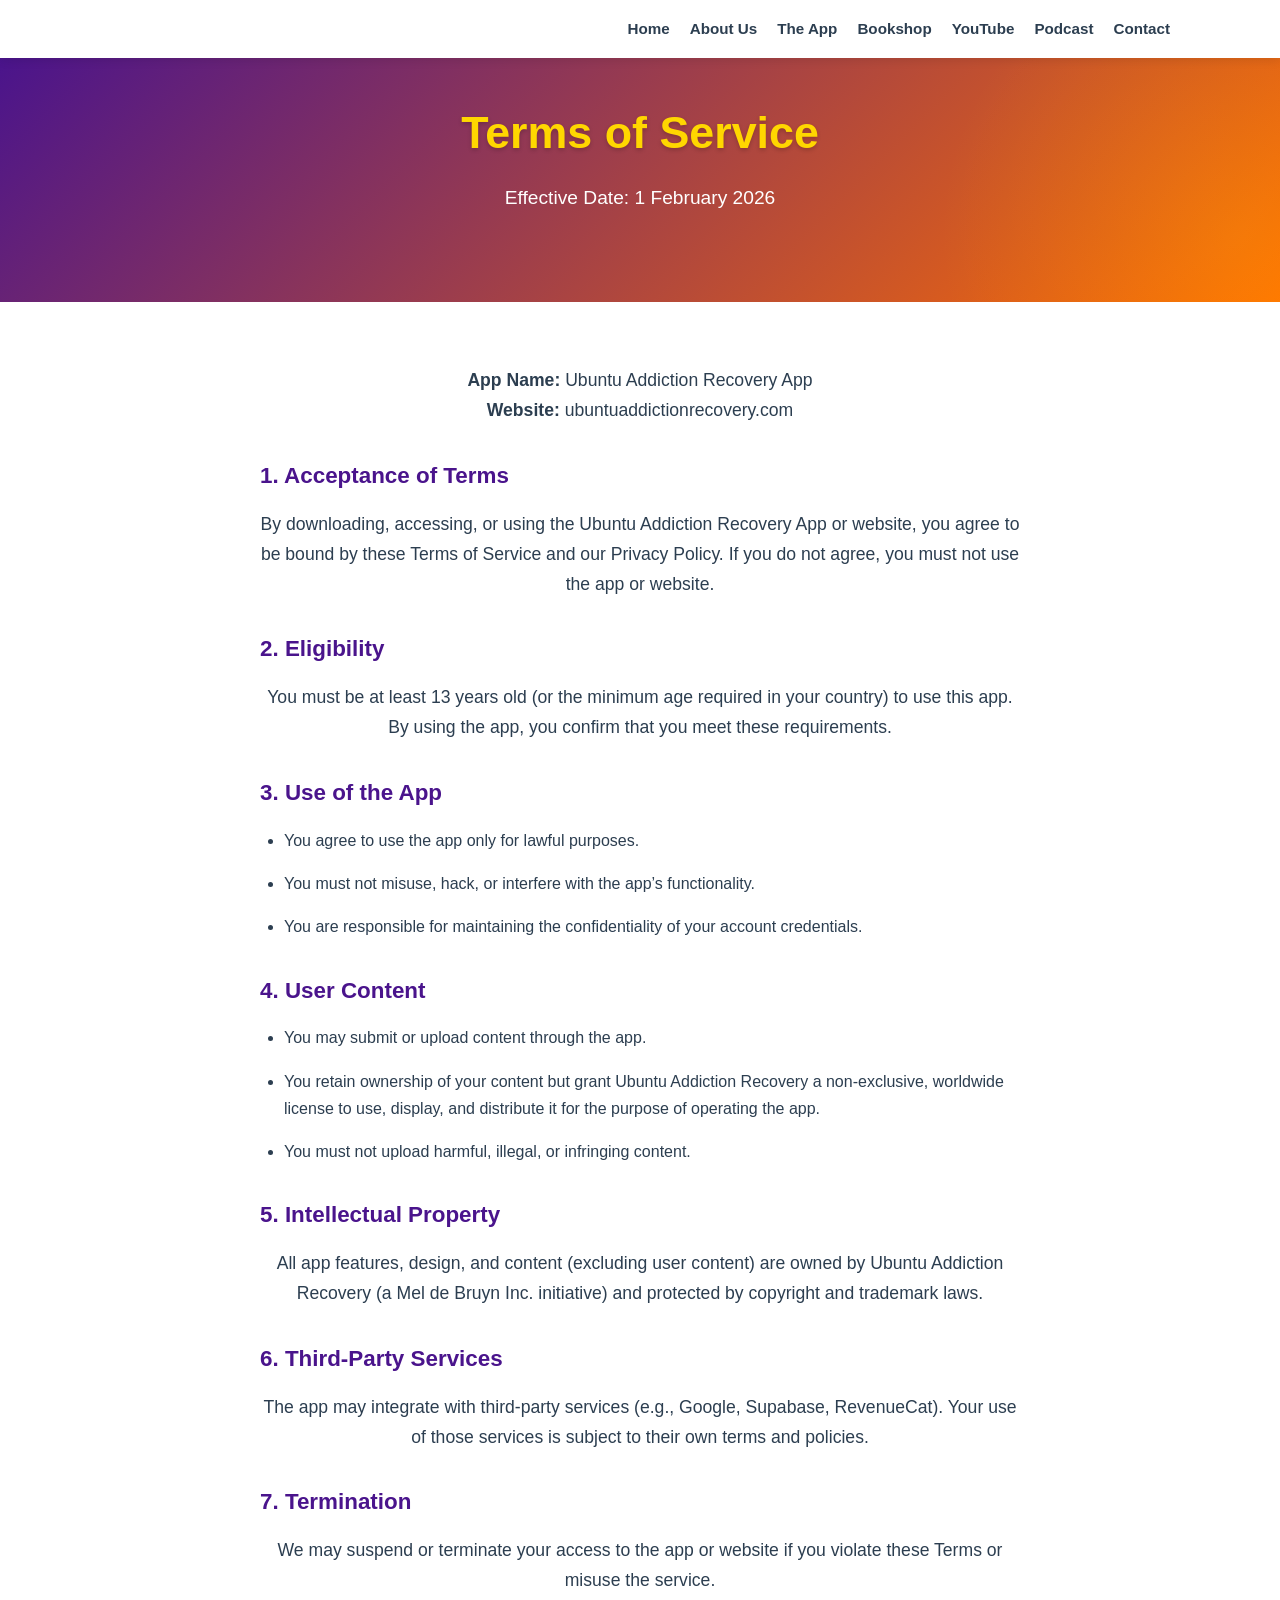
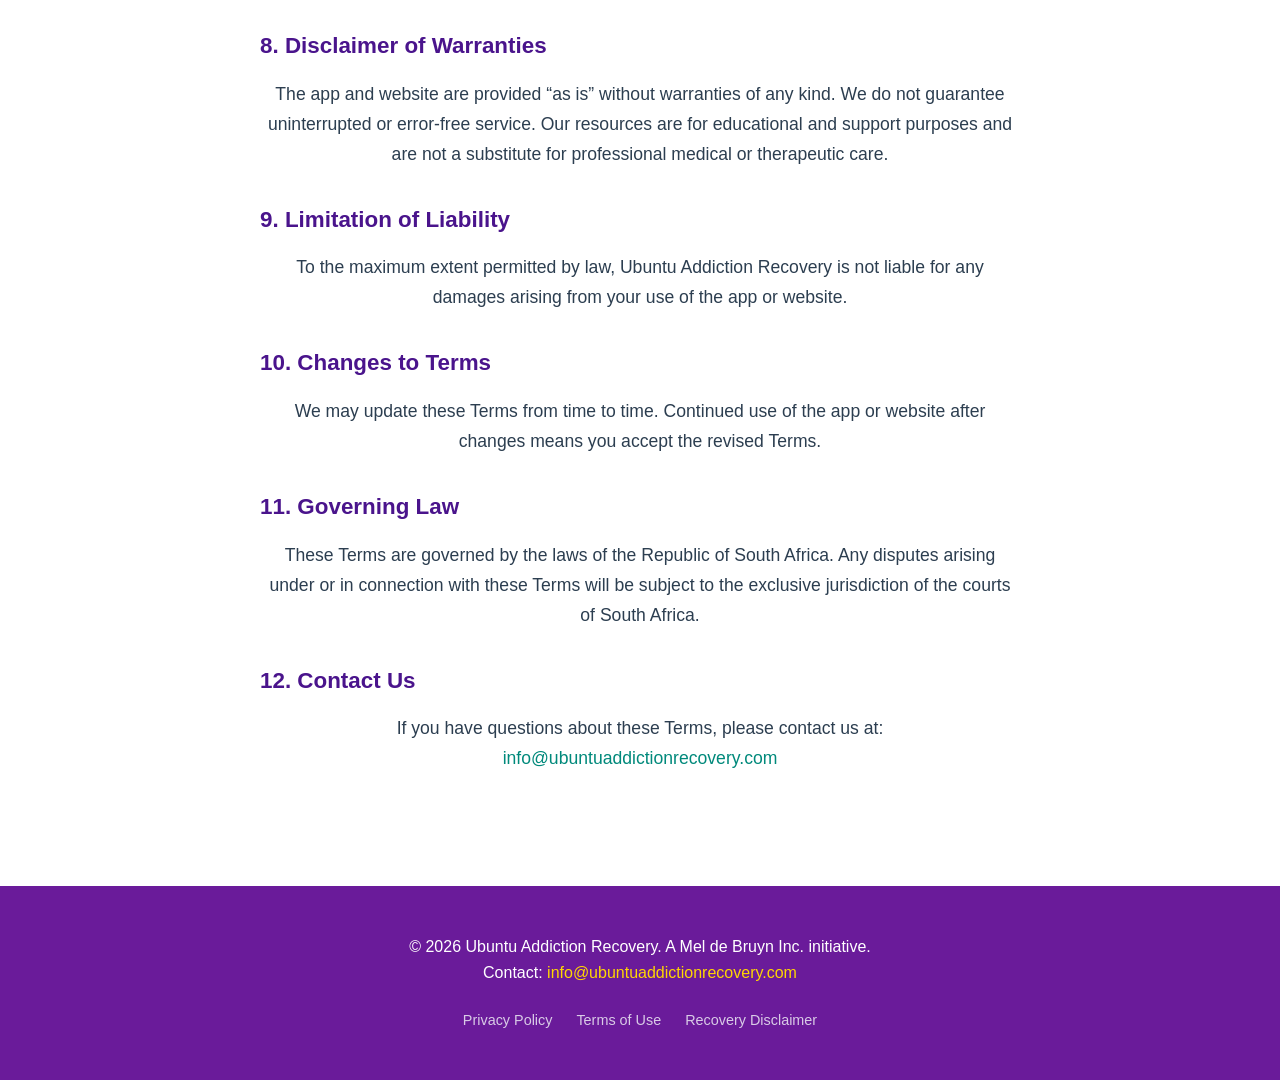
<file: terms.html>
<!DOCTYPE html>
<html lang="en">
<head>
    <meta charset="UTF-8">
    <meta name="viewport" content="width=device-width, initial-scale=1.0">
    <meta name="description" content="Terms of Service for the Ubuntu Addiction Recovery App and Website.">
    <title>Terms of Service - Ubuntu Addiction Recovery</title>
    <link rel="stylesheet" href="style.css">
    <style>
        .policy-content { max-width: 800px; margin: 0 auto; text-align: left; }
        .policy-content h2 { text-align: left; margin-top: 2rem; color: var(--grape-purple); font-size: 1.4rem; }
        .policy-content p, .policy-content li { margin-bottom: 1rem; line-height: 1.7; }
        .policy-content ul { padding-left: 1.5rem; }
    </style>
</head>
<body>
    <!-- Header & Navigation -->
    <header>
        <div class="container">
            <div class="logo">
                <h1>Ubuntu Addiction Recovery</h1>
            </div>
            <nav>
                <ul>
                    <li><a href="index.html">Home</a></li>
                    <li><a href="about.html">About Us</a></li>
                    <li><a href="app.html">The App</a></li>
                    <li><a href="bookshop.html">Bookshop</a></li>
                    <li><a href="youtube.html">YouTube</a></li>
                    <li><a href="podcast.html">Podcast</a></li>
                    <li><a href="contact.html">Contact</a></li>
                </ul>
            </nav>
        </div>
    </header>

    <!-- Page Hero -->
    <section class="hero" style="padding: 3rem 0;">
        <div class="container">
            <h2>Terms of Service</h2>
            <p>Effective Date: 1 February 2026</p>
        </div>
    </section>

    <!-- Policy Content -->
    <section>
        <div class="container policy-content">
            <p><strong>App Name:</strong> Ubuntu Addiction Recovery App<br>
            <strong>Website:</strong> ubuntuaddictionrecovery.com</p>

            <h2>1. Acceptance of Terms</h2>
            <p>By downloading, accessing, or using the Ubuntu Addiction Recovery App or website, you agree to be bound by these Terms of Service and our Privacy Policy. If you do not agree, you must not use the app or website.</p>

            <h2>2. Eligibility</h2>
            <p>You must be at least 13 years old (or the minimum age required in your country) to use this app. By using the app, you confirm that you meet these requirements.</p>

            <h2>3. Use of the App</h2>
            <ul>
                <li>You agree to use the app only for lawful purposes.</li>
                <li>You must not misuse, hack, or interfere with the app’s functionality.</li>
                <li>You are responsible for maintaining the confidentiality of your account credentials.</li>
            </ul>

            <h2>4. User Content</h2>
            <ul>
                <li>You may submit or upload content through the app.</li>
                <li>You retain ownership of your content but grant Ubuntu Addiction Recovery a non-exclusive, worldwide license to use, display, and distribute it for the purpose of operating the app.</li>
                <li>You must not upload harmful, illegal, or infringing content.</li>
            </ul>

            <h2>5. Intellectual Property</h2>
            <p>All app features, design, and content (excluding user content) are owned by Ubuntu Addiction Recovery (a Mel de Bruyn Inc. initiative) and protected by copyright and trademark laws.</p>

            <h2>6. Third-Party Services</h2>
            <p>The app may integrate with third-party services (e.g., Google, Supabase, RevenueCat). Your use of those services is subject to their own terms and policies.</p>

            <h2>7. Termination</h2>
            <p>We may suspend or terminate your access to the app or website if you violate these Terms or misuse the service.</p>

            <h2>8. Disclaimer of Warranties</h2>
            <p>The app and website are provided “as is” without warranties of any kind. We do not guarantee uninterrupted or error-free service. Our resources are for educational and support purposes and are not a substitute for professional medical or therapeutic care.</p>

            <h2>9. Limitation of Liability</h2>
            <p>To the maximum extent permitted by law, Ubuntu Addiction Recovery is not liable for any damages arising from your use of the app or website.</p>

            <h2>10. Changes to Terms</h2>
            <p>We may update these Terms from time to time. Continued use of the app or website after changes means you accept the revised Terms.</p>

            <h2>11. Governing Law</h2>
            <p>These Terms are governed by the laws of the Republic of South Africa. Any disputes arising under or in connection with these Terms will be subject to the exclusive jurisdiction of the courts of South Africa.</p>

            <h2>12. Contact Us</h2>
            <p>If you have questions about these Terms, please contact us at: <a href="mailto:info@ubuntuaddictionrecovery.com" style="color: var(--teal);">info@ubuntuaddictionrecovery.com</a></p>
        </div>
    </section>

    <!-- Footer -->
    <footer>
        <div class="container">
            <p>&copy; 2026 Ubuntu Addiction Recovery. A Mel de Bruyn Inc. initiative.</p>
            <p>Contact: <a href="mailto:info@ubuntuaddictionrecovery.com">info@ubuntuaddictionrecovery.com</a></p>
            <div class="footer-links">
                <a href="privacy.html">Privacy Policy</a>
                <a href="terms.html">Terms of Use</a>
                <a href="disclaimer.html">Recovery Disclaimer</a>
            </div>
        </div>
    </footer>
</body>
</html>
</file>
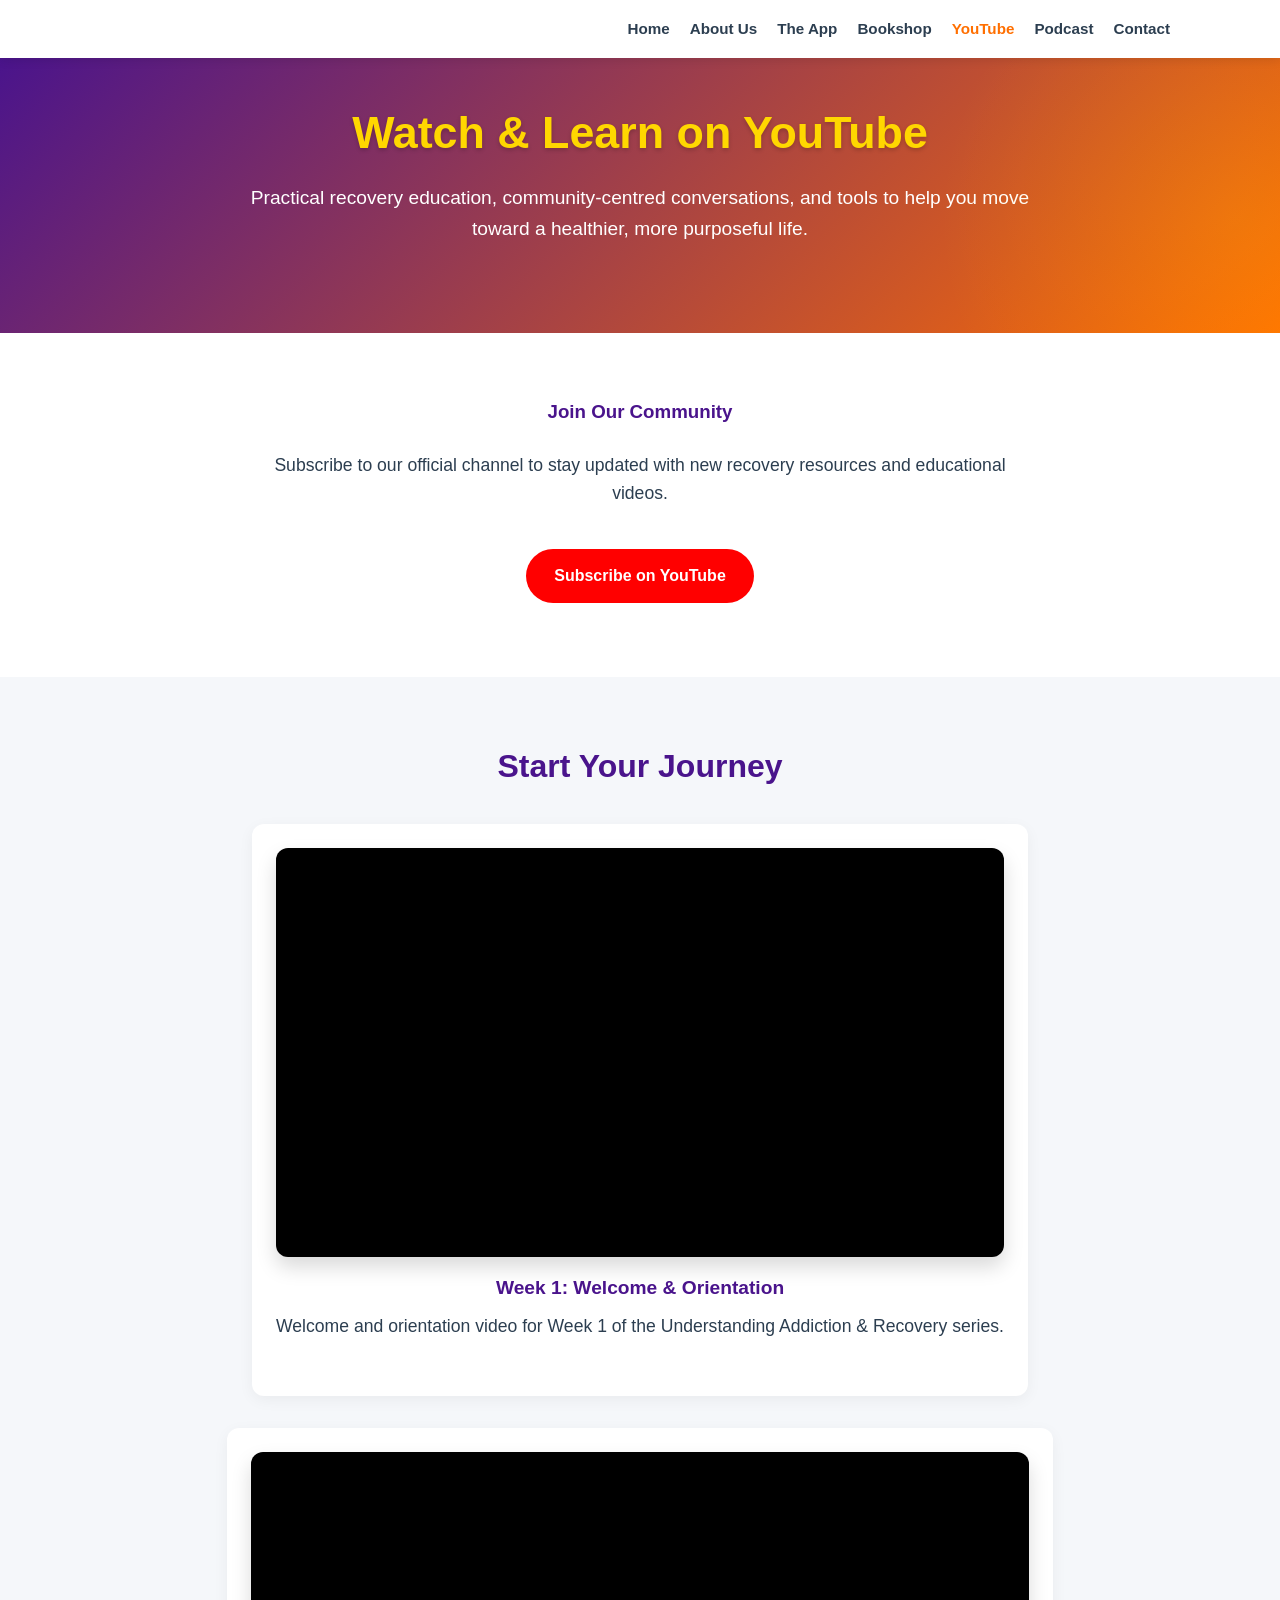
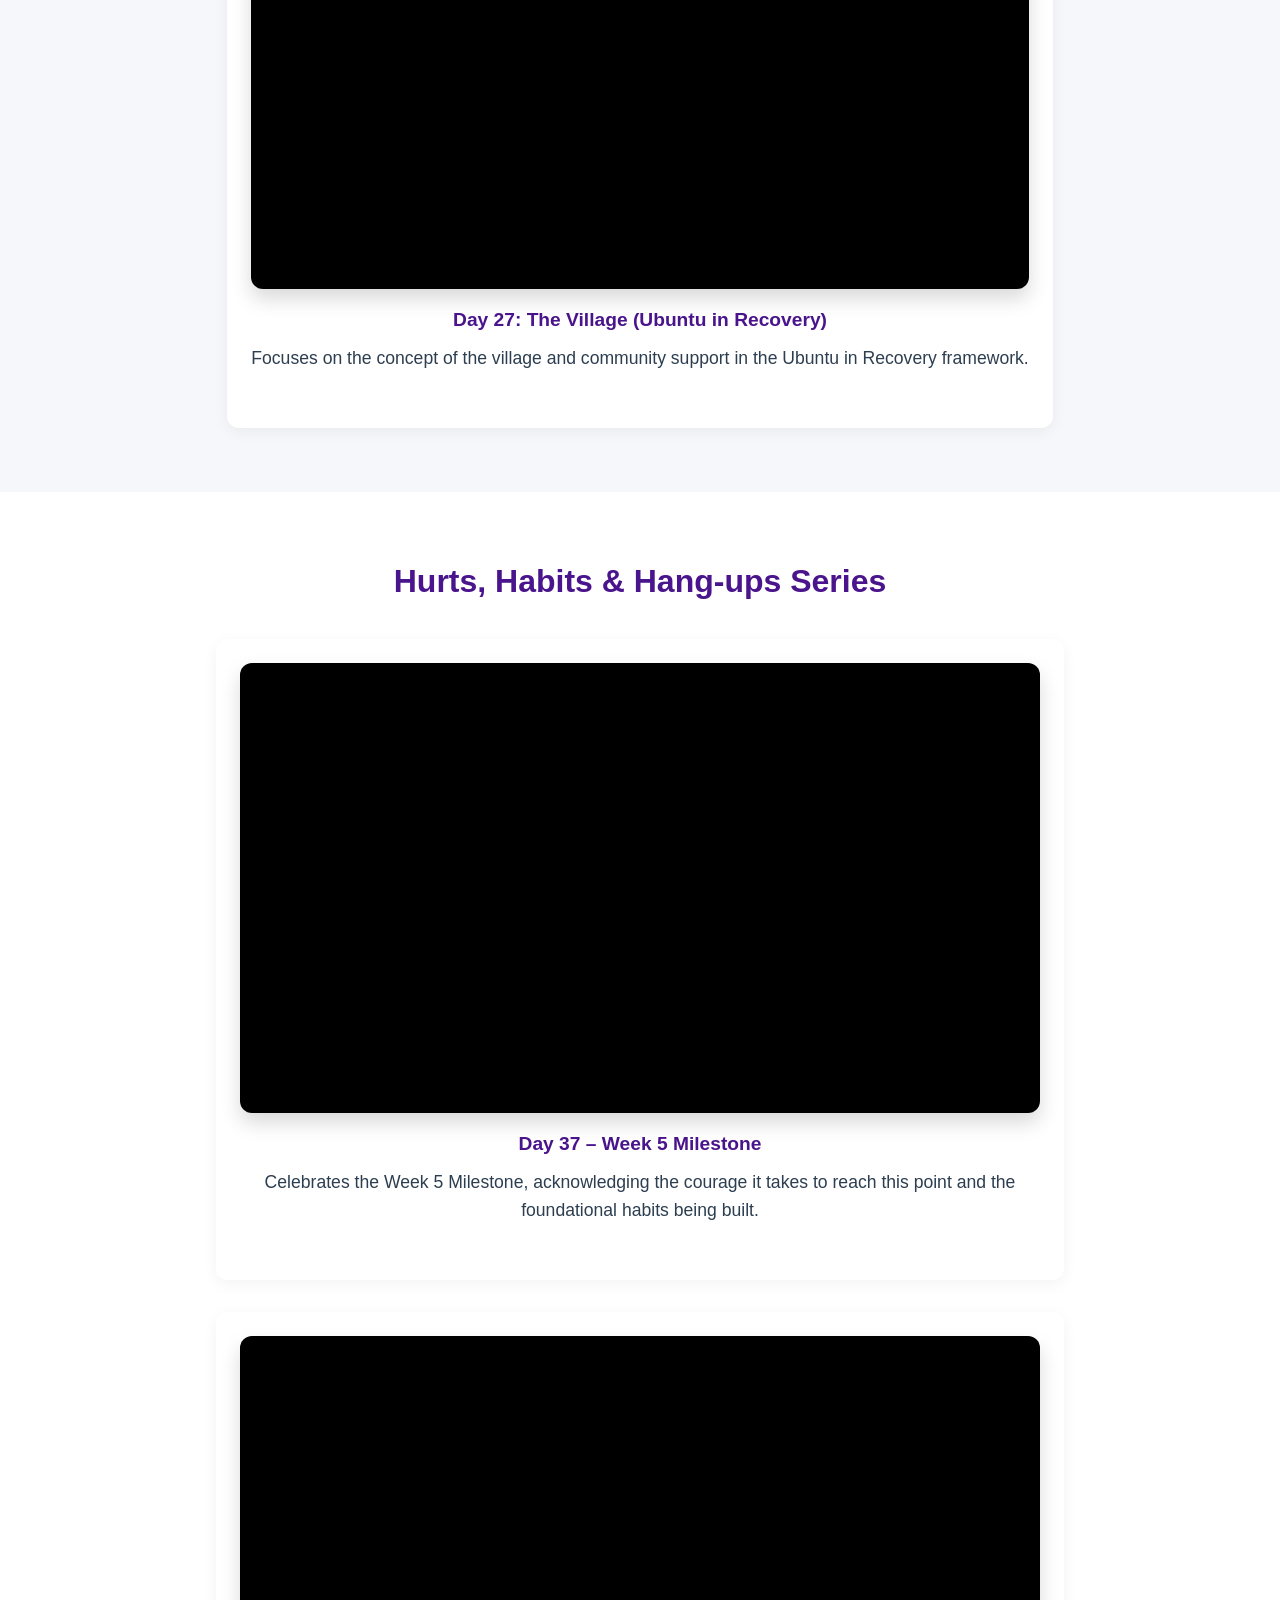
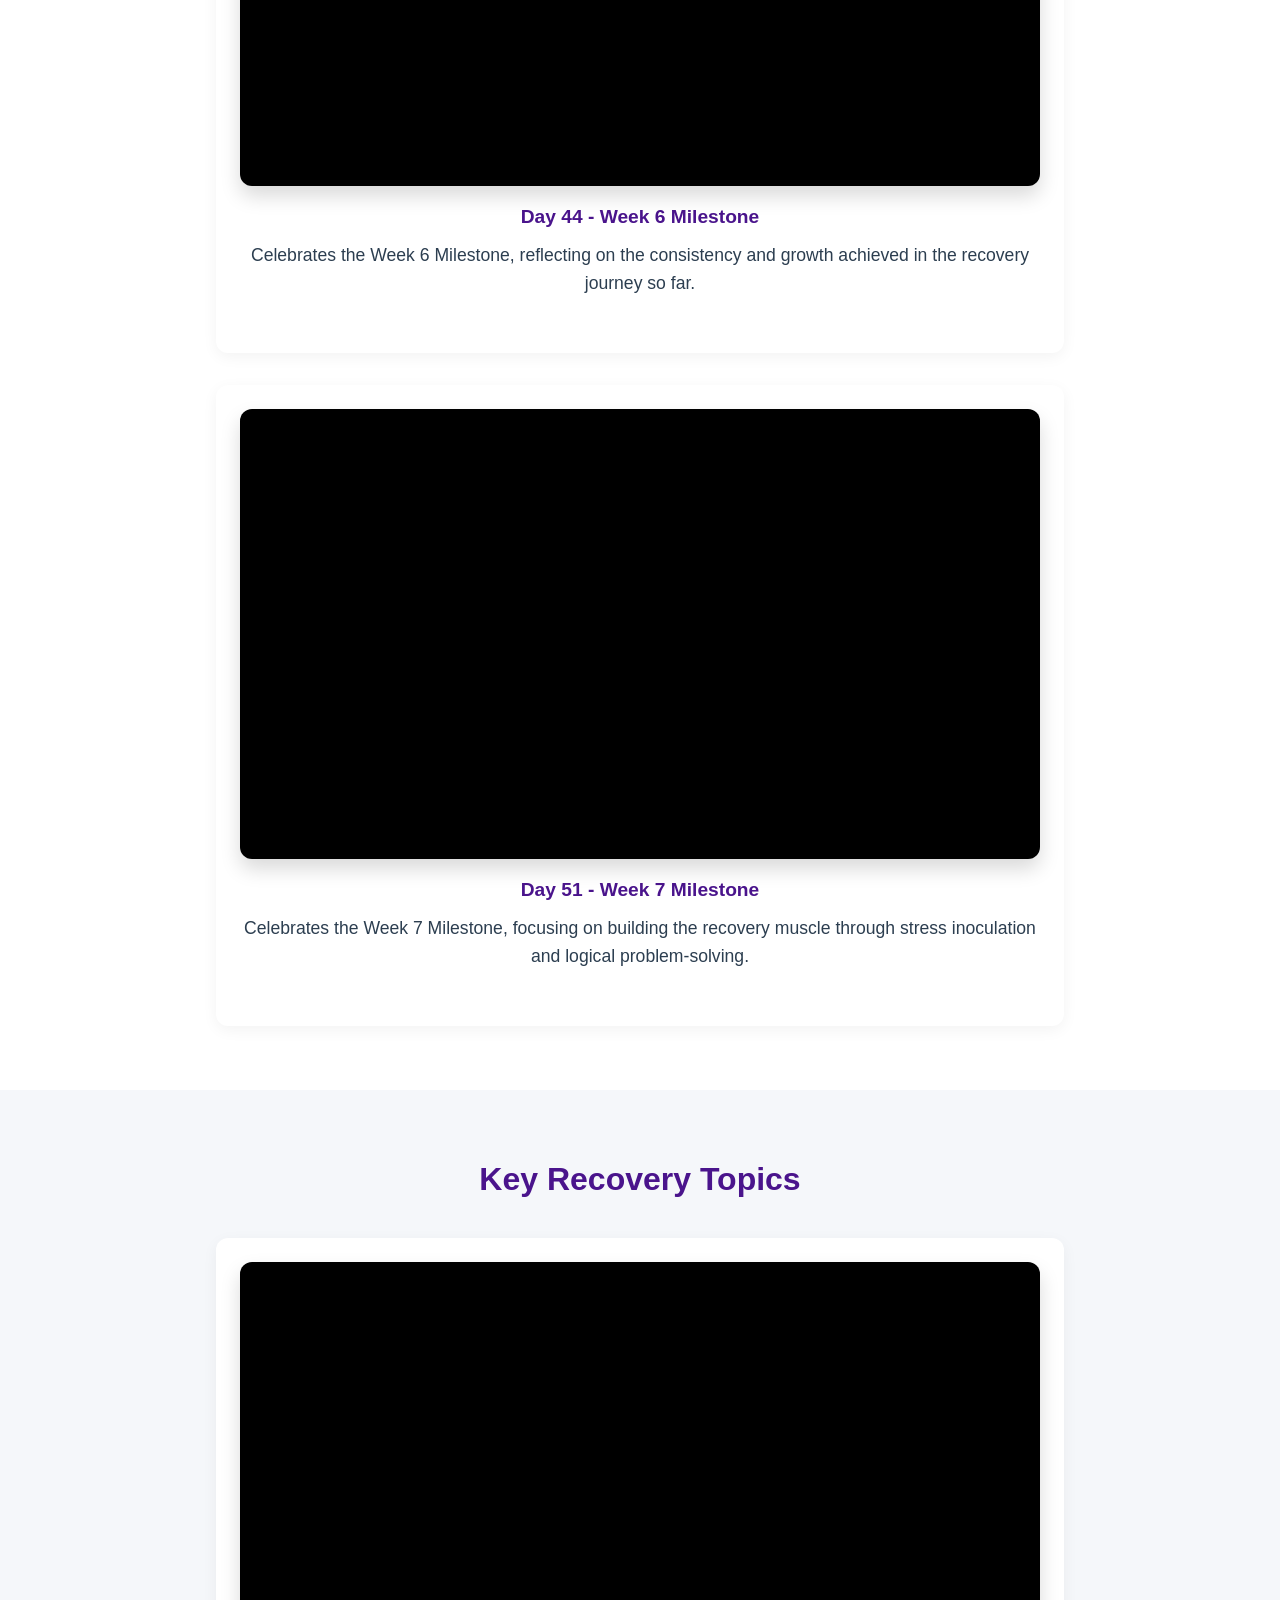
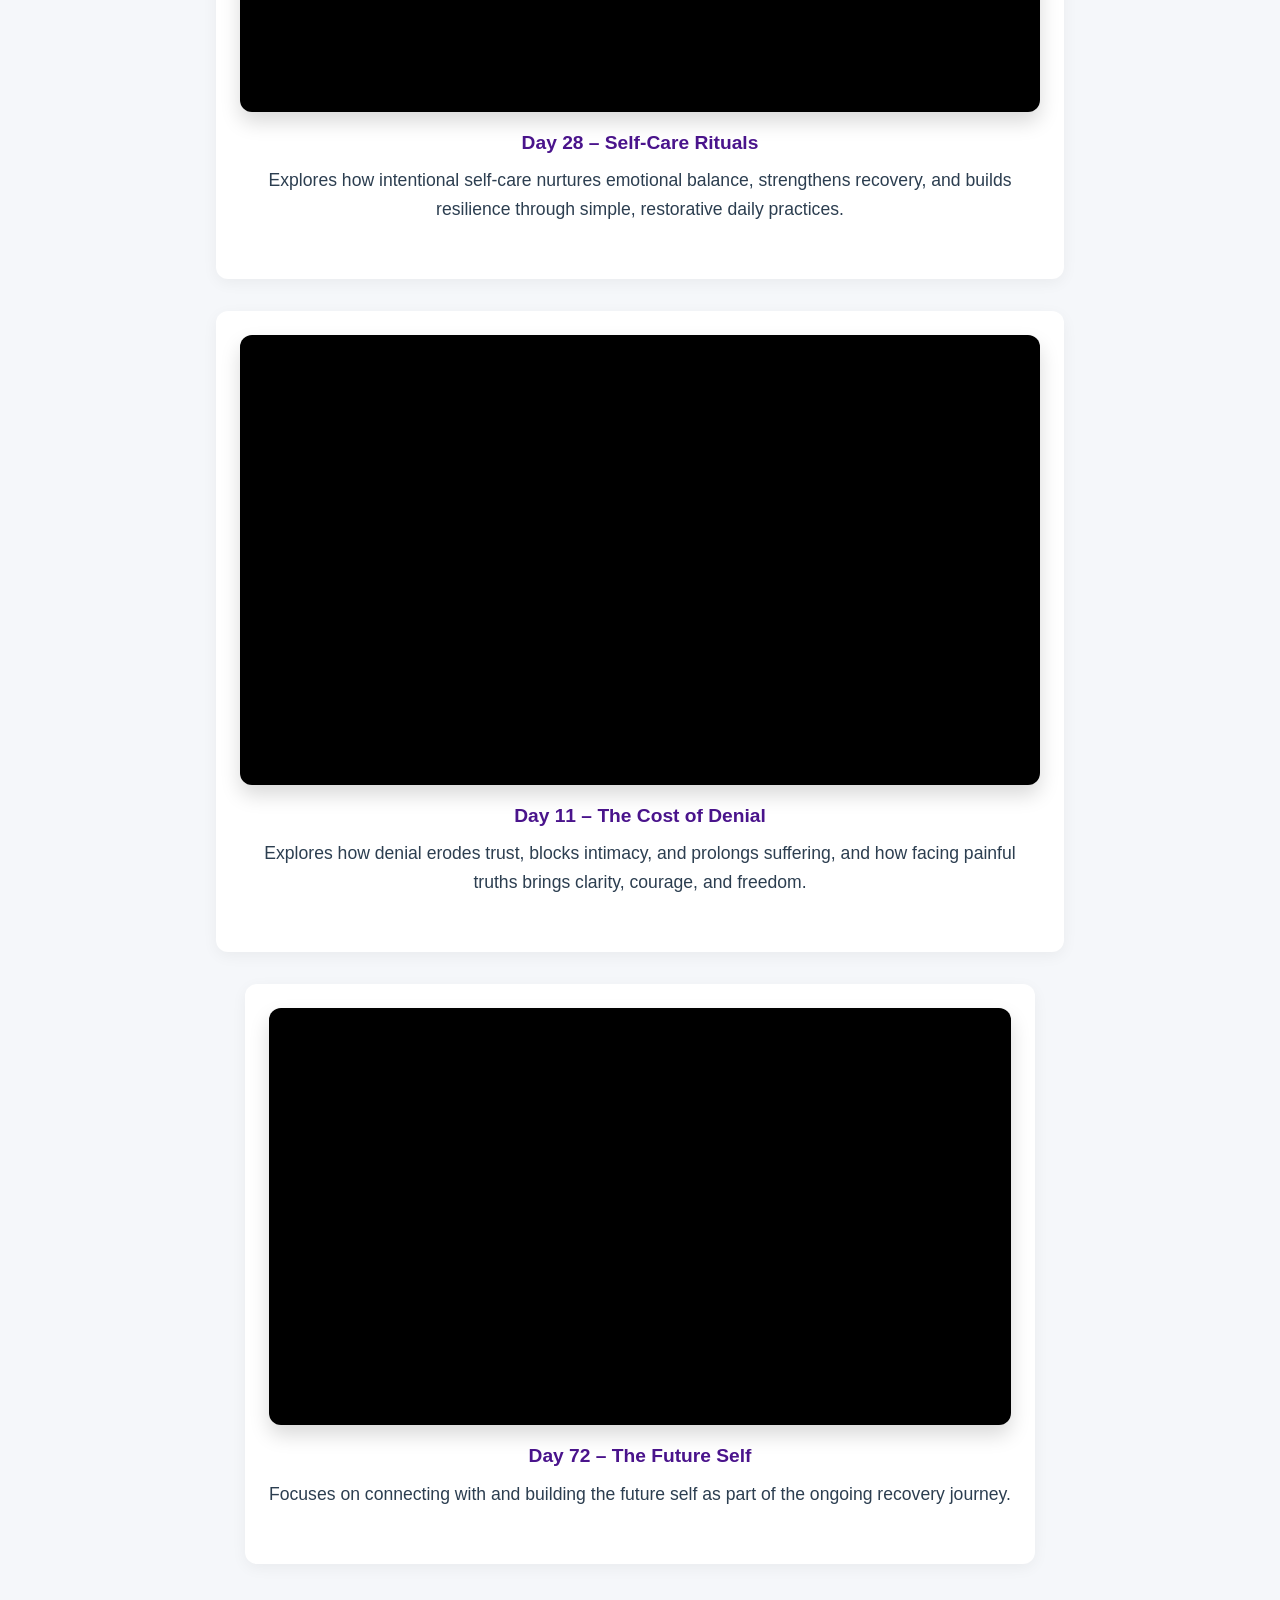
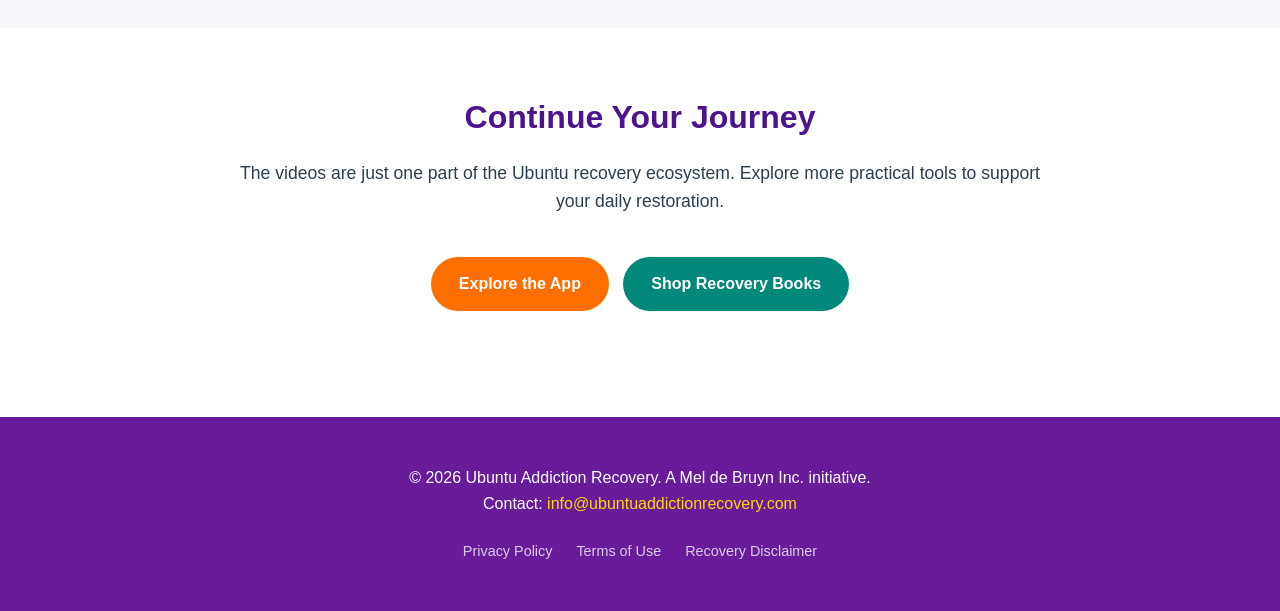
<file: youtube.html>
<!DOCTYPE html>
<html lang="en">
<head>
    <meta charset="UTF-8">
    <meta name="viewport" content="width=device-width, initial-scale=1.0">
    <meta name="description" content="Watch Ubuntu Addiction Recovery videos on YouTube. Practical recovery education and support.">
    <title>YouTube - Ubuntu Addiction Recovery</title>
    <link rel="stylesheet" href="style.css">
</head>
<body>
    <!-- Header & Navigation -->
    <header>
        <div class="container">
            <div class="logo">
                <h1>Ubuntu Addiction Recovery</h1>
            </div>
            <nav>
                <ul>
                    <li><a href="index.html">Home</a></li>
                    <li><a href="about.html">About Us</a></li>
                    <li><a href="app.html">The App</a></li>
                    <li><a href="bookshop.html">Bookshop</a></li>
                    <li><a href="youtube.html" class="active">YouTube</a></li>
                    <li><a href="podcast.html">Podcast</a></li>
                    <li><a href="contact.html">Contact</a></li>
                </ul>
            </nav>
        </div>
    </header>

    <!-- Page Hero -->
    <section class="hero" style="padding: 3rem 0;">
        <div class="container">
            <h2>Watch & Learn on YouTube</h2>
            <p>Practical recovery education, community-centred conversations, and tools to help you move toward a healthier, more purposeful life.</p>
        </div>
    </section>

    <!-- Channel Subscribe Section -->
    <section>
        <div class="container" style="text-align: center; max-width: 800px;">
            <h3 style="color: var(--grape-purple); margin-bottom: 1.5rem;">Join Our Community</h3>
            <p style="margin-bottom: 2rem;">Subscribe to our official channel to stay updated with new recovery resources and educational videos.</p>
            <a href="https://youtube.com/@ubuntuaddictionrecovery" class="btn btn-primary" target="_blank" style="background-color: #FF0000;">Subscribe on YouTube</a>
        </div>
    </section>

    <!-- Featured Videos Section -->
    <section style="background-color: var(--silver-grey);">
        <div class="container">
            <h2>Start Your Journey</h2>
            <div class="card-grid">
                
                <!-- Video 1: Orientation -->
                <div class="video-card">
                    <div class="video-wrapper">
                        <iframe src="https://www.youtube.com/embed/bPO0ylNksHE" title="Week 1: Welcome & Orientation" allowfullscreen></iframe>
                    </div>
                    <h3>Week 1: Welcome & Orientation</h3>
                    <p>Welcome and orientation video for Week 1 of the Understanding Addiction & Recovery series.</p>
                </div>

                <!-- Video 2: Ubuntu in Recovery -->
                <div class="video-card">
                    <div class="video-wrapper">
                        <iframe src="https://www.youtube.com/embed/14RzXNClCKU" title="Day 27: The Village (Ubuntu in Recovery)" allowfullscreen></iframe>
                    </div>
                    <h3>Day 27: The Village (Ubuntu in Recovery)</h3>
                    <p>Focuses on the concept of the village and community support in the Ubuntu in Recovery framework.</p>
                </div>

            </div>
        </div>
    </section>

    <!-- Hurts, Habits & Hang-ups Series -->
    <section>
        <div class="container">
            <h2>Hurts, Habits & Hang-ups Series</h2>
            <div class="card-grid">
                
                <!-- Video 3: Week 5 Milestone -->
                <div class="video-card">
                    <div class="video-wrapper">
                        <iframe src="https://www.youtube.com/embed/zSHJ-7ejm2E" title="Day 37 - Week 5 Milestone" allowfullscreen></iframe>
                    </div>
                    <h3>Day 37 – Week 5 Milestone</h3>
                    <p>Celebrates the Week 5 Milestone, acknowledging the courage it takes to reach this point and the foundational habits being built.</p>
                </div>

                <!-- Video 4: Week 6 Milestone -->
                <div class="video-card">
                    <div class="video-wrapper">
                        <iframe src="https://www.youtube.com/embed/fII4_Lr-oVE" title="Day 44 - Week 6 Milestone" allowfullscreen></iframe>
                    </div>
                    <h3>Day 44 - Week 6 Milestone</h3>
                    <p>Celebrates the Week 6 Milestone, reflecting on the consistency and growth achieved in the recovery journey so far.</p>
                </div>

                <!-- Video 5: Week 7 Milestone -->
                <div class="video-card">
                    <div class="video-wrapper">
                        <iframe src="https://www.youtube.com/embed/5CnW89zH3qA" title="Day 51 - Week 7 Milestone" allowfullscreen></iframe>
                    </div>
                    <h3>Day 51 - Week 7 Milestone</h3>
                    <p>Celebrates the Week 7 Milestone, focusing on building the recovery muscle through stress inoculation and logical problem-solving.</p>
                </div>

            </div>
        </div>
    </section>

    <!-- More Educational Content -->
    <section style="background-color: var(--silver-grey);">
        <div class="container">
            <h2>Key Recovery Topics</h2>
            <div class="card-grid">
                
                <!-- Video 6: Self-Care -->
                <div class="video-card">
                    <div class="video-wrapper">
                        <iframe src="https://www.youtube.com/embed/WdMEWYl4t_4" title="Day 28 - Self-Care Rituals" allowfullscreen></iframe>
                    </div>
                    <h3>Day 28 – Self-Care Rituals</h3>
                    <p>Explores how intentional self-care nurtures emotional balance, strengthens recovery, and builds resilience through simple, restorative daily practices.</p>
                </div>

                <!-- Video 7: Denial -->
                <div class="video-card">
                    <div class="video-wrapper">
                        <iframe src="https://www.youtube.com/embed/iEQ68CqG4uo" title="Day 11 - The Cost of Denial" allowfullscreen></iframe>
                    </div>
                    <h3>Day 11 – The Cost of Denial</h3>
                    <p>Explores how denial erodes trust, blocks intimacy, and prolongs suffering, and how facing painful truths brings clarity, courage, and freedom.</p>
                </div>

                <!-- Video 8: Future Self -->
                <div class="video-card">
                    <div class="video-wrapper">
                        <iframe src="https://www.youtube.com/embed/7qvOtJtwjWA" title="Day 72 - The Future Self" allowfullscreen></iframe>
                    </div>
                    <h3>Day 72 – The Future Self</h3>
                    <p>Focuses on connecting with and building the future self as part of the ongoing recovery journey.</p>
                </div>

            </div>
        </div>
    </section>

    <!-- Continue Your Journey -->
    <section>
        <div class="container" style="text-align: center;">
            <h2>Continue Your Journey</h2>
            <p>The videos are just one part of the Ubuntu recovery ecosystem. Explore more practical tools to support your daily restoration.</p>
            <div style="margin-top: 2rem;">
                <a href="app.html" class="btn btn-primary">Explore the App</a>
                <a href="bookshop.html" class="btn btn-secondary">Shop Recovery Books</a>
            </div>
        </div>
    </section>

    <!-- Footer -->
    <footer>
        <div class="container">
            <p>&copy; 2026 Ubuntu Addiction Recovery. A Mel de Bruyn Inc. initiative.</p>
            <p>Contact: <a href="mailto:info@ubuntuaddictionrecovery.com">info@ubuntuaddictionrecovery.com</a></p>
            <div class="footer-links">
                <a href="privacy.html">Privacy Policy</a>
                <a href="terms.html">Terms of Use</a>
                <a href="disclaimer.html">Recovery Disclaimer</a>
            </div>
        </div>
    </footer>
</body>
</html>
</file>
<file: style.css>
/* --- Brand Colors & Variables (Upgraded) --- */
:root {
    --grape-purple: #4A148C; /* Deep, rich grape purple */
    --gold: #FFD700;         /* Vibrant, warm gold */
    --orange: #FF6F00;       /* Bold, energetic orange */
    --teal: #00897B;         /* Crisp, professional teal */
    --white: #ffffff;
    --silver-grey: #F5F7FA;  /* Soft, modern light grey */
    --text-dark: #2C3E50;    /* Deep charcoal for easy reading */
}

/* --- Basic Reset & Typography --- */
* { margin: 0; padding: 0; box-sizing: border-box; }
body {
    font-family: 'Segoe UI', Tahoma, Geneva, Verdana, sans-serif;
    line-height: 1.6;
    color: var(--text-dark);
    background-color: var(--white);
}
.container { width: 90%; max-width: 1100px; margin: 0 auto; padding: 0 20px; }
a { text-decoration: none; color: inherit; }

/* --- Header & Navigation --- */
header {
    background-color: var(--white);
    box-shadow: 0 2px 10px rgba(0,0,0,0.1);
    padding: 1rem 0;
    position: sticky;
    top: 0;
    z-index: 1000;
}
header .container { display: flex; justify-content: space-between; align-items: center; flex-wrap: wrap; }
header .logo img { height: 50px; width: auto; display: block; }
header h1 { font-size: 1.4rem; color: var(--grape-purple); font-weight: 800; display: none; } /* Hides text if logo is present */
nav ul { list-style: none; display: flex; flex-wrap: wrap; gap: 20px; }
nav a { color: var(--text-dark); font-weight: 600; font-size: 0.95rem; transition: color 0.3s; }
nav a:hover, nav a.active { color: var(--orange); }

/* --- Hero Section (Upgraded with Gradient & Depth) --- */
.hero {
    background: linear-gradient(135deg, var(--grape-purple) 0%, var(--orange) 100%);
    color: var(--white);
    padding: 5rem 0;
    text-align: center;
    position: relative;
    overflow: hidden;
}
.hero::before {
    content: "";
    position: absolute;
    top: -50%;
    right: -20%;
    width: 600px;
    height: 600px;
    background: radial-gradient(circle, rgba(255, 215, 0, 0.15) 0%, transparent 70%);
    border-radius: 50%;
    pointer-events: none;
}
.hero h2 {
    color: var(--gold);
    font-size: 2.8rem;
    margin-bottom: 1.5rem;
    line-height: 1.2;
    font-weight: 800;
    text-shadow: 0 2px 4px rgba(0,0,0,0.2);
}
.hero p {
    font-size: 1.2rem;
    max-width: 800px;
    margin: 0 auto 2.5rem auto;
    color: var(--white);
    font-weight: 500;
}

/* --- Buttons --- */
.btn {
    display: inline-block;
    padding: 14px 28px;
    margin: 10px 5px;
    border-radius: 50px;
    text-decoration: none;
    font-weight: bold;
    transition: transform 0.2s ease, box-shadow 0.2s ease;
}
.btn:hover { transform: translateY(-3px); box-shadow: 0 5px 15px rgba(0,0,0,0.2); }
.btn-primary { background-color: var(--orange); color: var(--white); }
.btn-secondary { background-color: var(--teal); color: var(--white); }

/* --- General Sections & Cards --- */
section { padding: 4rem 0; }
section h2 { color: var(--grape-purple); margin-bottom: 1rem; text-align: center; font-size: 2rem; }
section p { text-align: center; max-width: 800px; margin: 0 auto 2rem auto; font-size: 1.1rem; }

.card-grid { display: flex; gap: 2rem; flex-wrap: wrap; justify-content: center; margin-top: 2rem; }
.card {
    background: var(--white);
    border-radius: 12px;
    padding: 2.5rem 2rem;
    box-shadow: 0 4px 20px rgba(0,0,0,0.08);
    flex: 1 1 300px;
    min-width: 300px;
    max-width: 350px;
    text-align: center;
    border-top: 5px solid var(--orange);
    transition: transform 0.3s ease;
    display: flex;
    flex-direction: column;
    align-items: center;
}
.card:hover { transform: translateY(-5px); }
.card h3 { color: var(--teal); margin-top: 1rem; margin-bottom: 1rem; font-size: 1.4rem; }
.card p { font-size: 0.95rem; margin-bottom: 1.5rem; }

/* --- Book Cover Images --- */
.book-cover {
    width: 180px !important;
    height: auto !important;
    max-height: 270px !important;
    border-radius: 8px;
    box-shadow: 0 8px 16px rgba(0,0,0,0.15);
    margin: 0 auto 1.5rem auto;
    display: block;
    object-fit: contain;
    transition: transform 0.3s ease;
}
.book-cover:hover { transform: scale(1.05); }

/* --- Responsive YouTube Videos --- */
.video-wrapper {
    position: relative;
    padding-bottom: 56.25%;
    height: 0;
    overflow: hidden;
    border-radius: 12px;
    box-shadow: 0 10px 20px rgba(0,0,0,0.15);
    background-color: #000;
}
.video-wrapper iframe { position: absolute; top: 0; left: 0; width: 100%; height: 100%; border: 0; }
.video-card { background: var(--white); border-radius: 12px; padding: 1.5rem; box-shadow: 0 4px 15px rgba(0,0,0,0.05); text-align: center; }
.video-card h3 { margin-top: 1rem; margin-bottom: 0.5rem; color: var(--grape-purple); font-size: 1.2rem; }

/* --- Contact Form Styling --- */
.contact-container { display: flex; flex-wrap: wrap; gap: 3rem; justify-content: center; margin-top: 2rem; }
.contact-info, .contact-form-wrapper { flex: 1; min-width: 300px; max-width: 500px; }
.contact-form-wrapper form { display: flex; flex-direction: column; gap: 1.2rem; }
.form-group label { display: block; margin-bottom: 0.5rem; font-weight: 600; color: var(--grape-purple); }
.form-group input, .form-group select, .form-group textarea {
    width: 100%; padding: 12px; border: 1px solid #ccc; border-radius: 6px; font-family: inherit; font-size: 1rem; transition: border-color 0.3s ease;
}
.form-group input:focus, .form-group select:focus, .form-group textarea:focus {
    outline: none; border-color: var(--teal); box-shadow: 0 0 0 3px rgba(22, 160, 133, 0.1);
}
.checkbox-group { display: flex; align-items: flex-start; gap: 10px; font-size: 0.9rem; color: var(--text-dark); }
.checkbox-group input { width: auto; margin-top: 4px; }
.crisis-disclaimer { background-color: #fff3cd; border-left: 5px solid var(--orange); padding: 1.5rem; border-radius: 6px; margin-top: 2rem; }
.crisis-disclaimer h3 { color: #856404; margin-bottom: 0.5rem; font-size: 1.1rem; }
.crisis-disclaimer p { text-align: left; margin: 0; font-size: 0.95rem; color: #856404; }

/* --- About Us Split Layout --- */
.about-split { display: flex; align-items: center; gap: 4rem; margin: 2rem 0; text-align: left; }
.about-split .text-content { flex: 1; }
.about-split .image-content {
    flex: 1;
    background-color: var(--silver-grey);
    border-radius: 12px;
    min-height: 350px;
    display: flex;
    align-items: center;
    justify-content: center;
    box-shadow: 0 10px 20px rgba(0,0,0,0.05);
    overflow: hidden;
}
.about-split p { text-align: left; margin-bottom: 1.5rem; }
.values-grid { display: flex; gap: 2rem; flex-wrap: wrap; justify-content: center; margin-top: 2rem; }
.value-card {
    background: var(--white);
    border-radius: 12px;
    padding: 2rem;
    box-shadow: 0 4px 15px rgba(0,0,0,0.05);
    flex: 1;
    min-width: 250px;
    text-align: center;
    border-bottom: 5px solid var(--teal);
}
.value-card h3 { color: var(--grape-purple); margin-bottom: 1rem; }

/* --- Footer --- */
footer {
    background-color: var(--grape-purple);
    color: var(--white);
    text-align: center;
    padding: 3rem 0;
    margin-top: 2rem;
}
footer a { color: var(--gold); text-decoration: none; }
.footer-links { margin-top: 1.5rem; display: flex; justify-content: center; gap: 1.5rem; flex-wrap: wrap; }
.footer-links a { color: var(--silver-grey); font-size: 0.9rem; opacity: 0.8; }
.footer-links a:hover { opacity: 1; }

/* --- Mobile Responsiveness --- */
@media (max-width: 768px) {
    header .container { flex-direction: column; text-align: center; gap: 1rem; }
    nav ul { justify-content: center; margin-top: 1rem; }
    .hero h2 { font-size: 2rem; }
    .hero { padding: 4rem 0; }
    .card { max-width: 100%; }
    .about-split { flex-direction: column; gap: 2rem; }
    .about-split .image-content { width: 100%; min-height: 250px; }
}
/* --- Footer Override (True Grape Purple) --- */
footer {
    background-color: #6A1B9A !important; /* Forces a rich, vibrant grape purple */
}
/* --- Align Bookshop Buttons to Bottom --- */
.card .btn {
    margin-top: auto; /* This magic trick pushes the button to the very bottom of the card */
}
</file>
